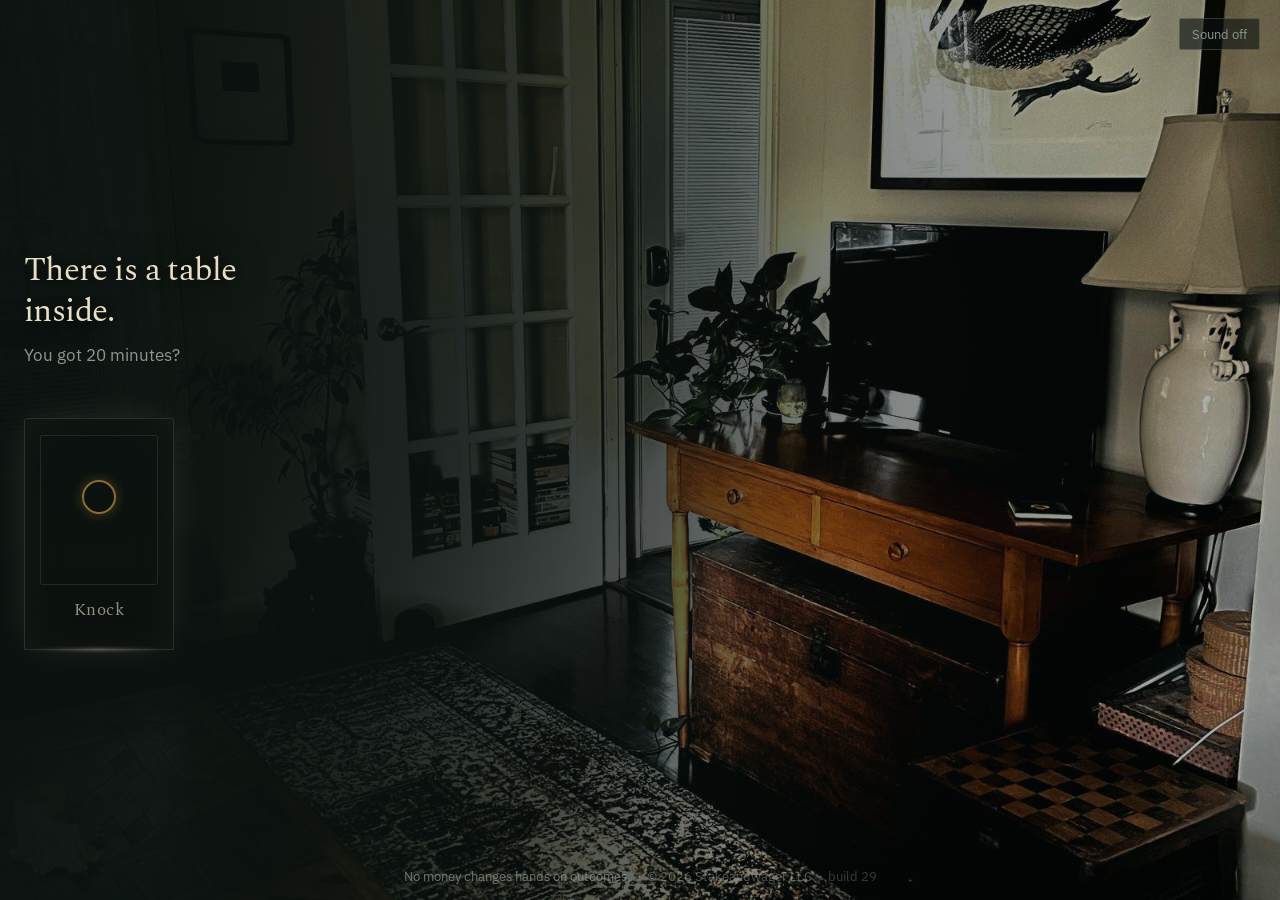
<file: index.html>
<!DOCTYPE html>
<!--
  Stakeandwager
  A protocol for measuring whether commitment converts to action.

  Copyright (c) 2026 Stakeandwager LLC. All rights reserved.
  Authored by John Obidinma Okoli. Stakeandwager(TM).
  stakeandwager.com — domain held since 8 April 2025.

  Proprietary. See LICENSE. Reproduction, modification or hosting of this
  material, in whole or in part, requires prior written permission.
  sw@stakeandwager.com
-->
<html lang="en">
<head>
<meta charset="utf-8">
<meta name="viewport" content="width=device-width, initial-scale=1">
<meta name="robots" content="noindex, nofollow">
<meta name="author" content="John Obidinma Okoli">
<meta name="copyright" content="© 2026 Stakeandwager LLC. All rights reserved.">
<title>Stakeandwager</title>
<meta name="description" content="There is a table inside.">
<meta property="og:title" content="Stakeandwager">
<meta property="og:description" content="There is a table inside.">
<meta property="og:type" content="website">
<link rel="preconnect" href="https://fonts.googleapis.com">
<link rel="preconnect" href="https://fonts.gstatic.com" crossorigin>
<link href="https://fonts.googleapis.com/css2?family=IBM+Plex+Sans:wght@400;500;600&family=Spectral:wght@300;400&display=swap" rel="stylesheet">
<style>
:root{
  --night:#0E1613;
  --room:#141C19;
  --lamp:#E9DEC6;
  --lamp-dim:#8D968D;
  --table:#D9DEDC;
  --table-edge:#B3BCB8;
  --ink:#12201C;
  --ink-soft:#576461;
  --bronze:#8C6B33;
  --bronze-lit:#C79A46;
}

*{box-sizing:border-box}
html{-webkit-text-size-adjust:100%}
html,body{height:100%}

body{
  margin:0;
  background:var(--night);
  color:var(--lamp);
  font-family:"IBM Plex Sans",-apple-system,BlinkMacSystemFont,"Segoe UI",sans-serif;
  font-size:16.5px;
  line-height:1.6;
  -webkit-font-smoothing:antialiased;
  text-rendering:optimizeLegibility;
  overflow-x:hidden;
}

/* the room: a pool of light that grows once the door opens */
#glow{
  position:fixed;inset:0;pointer-events:none;z-index:0;
  background:radial-gradient(120% 80% at 50% 42%, rgba(233,222,198,.14), rgba(233,222,198,0) 62%);
  opacity:0;transition:opacity 2.8s ease;
}
body{transition:background-color 2.8s ease}
body.inside #glow{opacity:1}

/* the light climbs the further in you go */
body.lit-1{background:#101815}  body.lit-1 #glow{opacity:.30}
body.lit-2{background:#131B18}  body.lit-2 #glow{opacity:.40}
body.lit-3{background:#161F1B}  body.lit-3 #glow{opacity:.50}
body.lit-4{background:#1A241F}  body.lit-4 #glow{opacity:.60}
body.lit-5{background:#1E2A24}  body.lit-5 #glow{opacity:.70}
#stage{position:relative;z-index:2;min-height:100%;display:flex;align-items:center;justify-content:center;padding:40px 24px}

.scene{display:none;width:100%;max-width:660px;text-align:left;position:relative;z-index:3}
.scene[data-scene="outside"]{text-align:center}
.scene[data-scene="done"] .room{margin-left:0}
.scene.on{display:block}

@media (prefers-reduced-motion:no-preference){
  .scene.on{animation:arrive .78s cubic-bezier(.2,.7,.3,1) both}
  @keyframes arrive{from{opacity:0;transform:translateY(11px)}to{opacity:1;transform:none}}
}

/* ---------- typography ---------- */
.line, .sub, .terms, .whose, .counted, .seated, .quiet{
  text-shadow:0 1px 14px rgba(11,18,15,.95), 0 0 34px rgba(11,18,15,.75);
}
.line{
  font-family:"Spectral",Georgia,serif;font-weight:400;
  font-size:clamp(25px,4.6vw,33px);line-height:1.25;
  letter-spacing:-0.018em;margin:0;max-width:26ch;
}
.sub{color:var(--lamp-dim);max-width:58ch;margin:14px 0 0;font-size:15.5px}
.quiet{color:var(--lamp-dim);font-size:14px}

.known{
  font-size:14.5px;color:var(--lamp-dim);margin:0 auto 14px;text-align:center;
}
.known[hidden]{display:none}

/* ---------- the room behind everything ----------
   one layer, one image at a time, keyed to where they are on the ladder */
#doorway{
  position:fixed;inset:0;z-index:0;pointer-events:none;
  background:#0B120F center right / cover no-repeat;
  background-image:url('/door-bg-sm.jpg');
  opacity:0;transition:opacity 2.6s ease, transform 2.0s cubic-bezier(.3,.7,.3,1), filter 1.6s ease;
  transform:scale(1.04);
}
@media (min-width:900px){ #doorway{background-image:url('/door-bg.jpg')} }
body.at-door #doorway{opacity:1;transform:scale(1)}

/* the scrim: what keeps every word readable, whatever is behind it */
#doorway::after{
  content:"";position:absolute;inset:0;
  background:
    linear-gradient(100deg, rgba(11,18,15,.92) 0%, rgba(11,18,15,.78) 34%, rgba(11,18,15,.34) 60%, rgba(11,18,15,.12) 100%),
    radial-gradient(110% 85% at 20% 46%, rgba(11,18,15,.40), rgba(11,18,15,0) 74%);
}
@media (max-width:760px){
  #doorway{background-position:62% center}
  #doorway::after{
    background:linear-gradient(to bottom, rgba(11,18,15,.94) 0%, rgba(11,18,15,.90) 40%, rgba(11,18,15,.74) 72%, rgba(11,18,15,.88) 100%);
  }
  #stage{align-items:flex-start;padding-top:64px}
}

/* deeper in, the room stays but sinks further back so the reading stays easy */
body.in-room #doorway{opacity:1;transform:scale(1)}
body.in-room #doorway::after{
  background:
    linear-gradient(100deg, rgba(11,18,15,.94) 0%, rgba(11,18,15,.86) 40%, rgba(11,18,15,.50) 70%, rgba(11,18,15,.26) 100%),
    radial-gradient(120% 95% at 28% 50%, rgba(11,18,15,.42), rgba(11,18,15,0) 78%);
}
@media (max-width:760px){
  body.in-room #doorway::after{
    background:linear-gradient(to bottom, rgba(11,18,15,.96) 0%, rgba(11,18,15,.93) 44%, rgba(11,18,15,.88) 100%);
  }
}

/* which room you are standing in depends on how far you have come */
body.rung-wager        #doorway{background-image:url('/bg-table-sm.jpg')}
body.rung-contribution #doorway{background-image:url('/bg-room-sm.jpg')}
body.rung-stake        #doorway{background-image:url('/bg-wide-sm.jpg')}
body.seated            #doorway{background-image:url('/bg-seat-sm.jpg')}
@media (min-width:900px){
  body.rung-wager        #doorway{background-image:url('/bg-table.jpg')}
  body.rung-contribution #doorway{background-image:url('/bg-room.jpg')}
  body.rung-stake        #doorway{background-image:url('/bg-wide.jpg')}
  body.seated            #doorway{background-image:url('/bg-seat.jpg')}
}

/* walking through: the room grows and the door dissolves */
body.stepping-in #doorway{opacity:0;transform:scale(1.32);filter:blur(3px)}

.scene[data-scene="outside"]{text-align:left;max-width:520px;margin-right:auto}
@media (max-width:760px){
  .scene[data-scene="outside"]{text-align:center;max-width:100%}
}

/* ---------- sound, off unless asked for ---------- */
#sound{
  position:fixed;right:20px;top:18px;z-index:5;
  border:1px solid rgba(233,222,198,.2);border-radius:2px;
  background:rgba(11,18,15,.6);color:var(--lamp-dim);
  font-family:inherit;font-size:12.5px;padding:7px 12px;cursor:pointer;
  transition:color .3s ease,border-color .3s ease;
}
#sound:hover{color:var(--lamp);border-color:rgba(233,222,198,.45)}
#sound:focus-visible{outline:2px solid var(--bronze-lit);outline-offset:3px}
#sound.on{color:#E4C88A;border-color:rgba(199,154,70,.5)}
@media (max-width:760px){#sound{right:12px;top:12px;font-size:12px;padding:6px 10px}}

/* ---------- scene 0: outside, the door ---------- */
.bell{
  font-family:"IBM Plex Sans",sans-serif;font-weight:400;
  font-size:16.5px;line-height:1.5;letter-spacing:0;
  color:var(--lamp-dim);margin:0;max-width:30ch;min-height:3em;
  transition:opacity .34s ease;
}
@media (max-width:760px){.bell{margin:0 auto;text-align:center}
.door{margin:26px auto 0}}
.bell.fading{opacity:0}

.door{
  position:relative;display:block;
  width:min(150px,44vw);height:min(232px,66vw);
  margin:26px 0 0;padding:0;cursor:pointer;
  border:1px solid rgba(233,222,198,.15);border-radius:3px 3px 0 0;
  background:linear-gradient(178deg,#0A110E 0%,#0C130F 62%,#0A0F0C 100%);
  box-shadow:
    0 0 44px -8px rgba(233,222,198,.14),
    inset 0 0 70px -26px rgba(233,222,198,.10);
  transition:box-shadow .5s ease,border-color .5s ease;
}
/* the panels */
.door::before{
  content:"";position:absolute;left:15px;right:15px;top:16px;bottom:64px;
  border:1px solid rgba(233,222,198,.10);border-radius:2px;
}
/* light under the door */
.door::after{
  content:"";position:absolute;left:6%;right:6%;bottom:-2px;height:3px;
  background:linear-gradient(90deg,transparent,rgba(233,222,198,.6),transparent);
  filter:blur(1.6px);opacity:.55;transition:opacity .5s ease;
}
.door:hover,.door:focus-visible{
  border-color:rgba(233,222,198,.34);
  box-shadow:
    0 0 72px -6px rgba(233,222,198,.26),
    inset 0 0 80px -22px rgba(233,222,198,.16);
}
.door:hover::after,.door:focus-visible::after{opacity:1}
.door:focus-visible{outline:2px solid var(--bronze-lit);outline-offset:6px}

.door:active{transform:translateY(1px)}
.door:active .knocker{box-shadow:0 0 22px 0 rgba(199,154,70,.7)}
.knocker{
  position:absolute;left:50%;top:34%;transform:translate(-50%,-50%);
  width:34px;height:34px;border-radius:50%;
  border:2px solid var(--bronze);
  box-shadow:0 0 14px -2px rgba(199,154,70,.45);
}
.doorword{
  position:absolute;left:0;right:0;bottom:26px;
  font-family:"Spectral",Georgia,serif;font-size:17px;letter-spacing:.02em;
  color:rgba(233,222,198,.62);
}

@media (prefers-reduced-motion:no-preference){
  .door{animation:breathe 5s ease-in-out infinite}
  @keyframes breathe{
    0%,100%{box-shadow:0 0 40px -10px rgba(233,222,198,.12),inset 0 0 70px -28px rgba(233,222,198,.08)}
    50%    {box-shadow:0 0 62px -6px rgba(233,222,198,.22),inset 0 0 78px -22px rgba(233,222,198,.14)}
  }
  .door.rapping{animation:rap .95s ease-in-out}
  @keyframes rap{
    0%,100%{transform:translateX(0)}
    10%{transform:translateX(-2px)} 18%{transform:translateX(0)}
    36%{transform:translateX(-2px)} 44%{transform:translateX(0)}
    62%{transform:translateX(-2px)} 70%{transform:translateX(0)}
  }
  .door.rapping::after{animation:flare .95s ease-in-out}
  @keyframes flare{
    0%,100%{opacity:.6}
    12%,40%,66%{opacity:1;filter:blur(3px)}
  }
}

/* ---------- the settled table ---------- */
.room.settled #bloom{opacity:0}
@media (prefers-reduced-motion:no-preference){
  .scene.on .room.settled #bloom{animation:bloom 2.2s cubic-bezier(.2,.7,.3,1) .25s both}
  @keyframes bloom{
    0%{opacity:0;transform:scale(.82)}
    45%{opacity:1;transform:scale(1.04)}
    100%{opacity:.75;transform:scale(1)}
  }
  .scene.on .room.settled svg{animation:arrive .7s cubic-bezier(.2,.7,.3,1) both}
}
@media (prefers-reduced-motion:reduce){.room.settled #bloom{opacity:.75}}

/* ---------- who is on the other side ---------- */
.handle{
  border:0;background:transparent;padding:0;cursor:pointer;
  font-family:inherit;font-size:inherit;color:#E4C88A;
  border-bottom:1px dotted rgba(228,200,138,.55);
}
.handle:hover{color:#F3E2BC;border-bottom-color:rgba(243,226,188,.8)}
.handle:focus-visible{outline:2px solid var(--bronze-lit);outline-offset:3px}

#profile[hidden]{display:none}
#profile{margin-top:16px}
#profile dl{margin:14px 0 0;display:grid;grid-template-columns:132px 1fr;gap:9px 18px;font-size:13.5px}
#profile dt{color:var(--lamp-dim);margin:0}
#profile dd{margin:0;color:var(--lamp)}
#profile .who-name{
  font-family:"Spectral",Georgia,serif;font-size:21px;letter-spacing:-0.015em;
  color:#F1E7D2;margin:0;
}
@media (prefers-reduced-motion:no-preference){
  #profile{animation:arrive .32s cubic-bezier(.2,.7,.3,1) both}
}
@media (max-width:560px){
  #profile dl{grid-template-columns:1fr;gap:2px 0}
  #profile dd{margin-bottom:9px}
}

/* ---------- the room ---------- */

.back{
  position:relative;z-index:4;display:inline-flex;align-items:center;gap:7px;
  border:0;background:transparent;color:var(--lamp-dim);
  font-family:inherit;font-size:14px;padding:6px 4px;margin:0 auto 18px;
  cursor:pointer;
}
.back:hover{color:var(--lamp)}
.back:active{transform:translateY(1px)}
.back:focus-visible{outline:2px solid var(--bronze-lit);outline-offset:3px}
.back svg{width:14px;height:14px;fill:none;stroke:currentColor;stroke-width:1.6;stroke-linecap:round;stroke-linejoin:round}
.backbar{display:flex;justify-content:flex-start;position:relative;z-index:4}

/* ---------- the drawn table ---------- */
.room{margin:6px auto 0;max-width:560px;perspective:1100px}
.room svg{
  display:block;width:100%;height:auto;
  transform:rotateX(9deg) scale(1.02);
  transform-origin:50% 62%;
  transition:transform .5s cubic-bezier(.2,.7,.3,1);
  will-change:transform;
}
@media (prefers-reduced-motion:reduce){.room svg{transform:none;transition:none}}
#seat-glow{opacity:0;transition:opacity .7s ease}
.seated-now #seat-glow{opacity:1}
#seat-stack{opacity:0;transform-origin:center}
.seated-now #seat-stack{animation:dropIn .6s cubic-bezier(.2,1.1,.35,1) both}
@keyframes dropIn{
  0%{opacity:0;transform:translateY(-26px)}
  62%{opacity:1;transform:translateY(3px)}
  100%{opacity:1;transform:none}
}
@media (prefers-reduced-motion:reduce){
  .seated-now #seat-stack{animation:none;opacity:1}
}

/* ---------- panels, stats, ladder ---------- */
.panel{
  border:1px solid rgba(233,222,198,.13);border-radius:3px;
  padding:22px 20px 24px;margin:22px 0 0;max-width:100%;text-align:left;
  background:linear-gradient(180deg, rgba(11,18,15,.72), rgba(11,18,15,.58));
  backdrop-filter:blur(4px);
}
.panel.lit{
  border-color:rgba(199,154,70,.3);
  background:linear-gradient(180deg, rgba(30,22,8,.74), rgba(11,18,15,.62));
  backdrop-filter:blur(4px);
}
.panel > :first-child{margin-top:0}
.panel > :last-child{margin-bottom:0}

.tag{
  display:inline-block;font-size:12.5px;letter-spacing:.02em;
  color:var(--lamp-dim);border:1px solid rgba(233,222,198,.18);
  border-radius:2px;padding:4px 10px;margin-bottom:14px;
}
.tag.lit{color:#E4C88A;border-color:rgba(199,154,70,.45);background:rgba(199,154,70,.10)}

.stats{
  display:grid;grid-template-columns:repeat(3,1fr);gap:16px;
  margin:18px 0 0;text-align:left;
}
.stats > div{padding:2px 0}
.stats svg.ic{width:19px;height:19px;opacity:.75;margin-bottom:7px}
.stats b{
  display:block;font-family:"Spectral",Georgia,serif;font-weight:400;
  font-size:27px;line-height:1.05;letter-spacing:-0.015em;color:#F1E7D2;
}
.stats i{display:block;font-style:normal;font-size:12.5px;color:var(--lamp-dim);margin-top:3px;line-height:1.35}

.said-row{display:flex;gap:11px;align-items:flex-start;margin:16px 0 0}
.said-row svg.ic{width:19px;height:19px;flex:0 0 19px;margin-top:3px;opacity:.6}
.said-row p{margin:0}

.verdict-strip{
  display:flex;gap:10px;align-items:center;margin-top:16px;
  border:1px solid rgba(233,222,198,.13);border-radius:2px;padding:11px 13px;
  font-size:13.5px;color:var(--lamp-dim);
}
.verdict-strip.lit{border-color:rgba(199,154,70,.36);background:rgba(199,154,70,.09);color:#E4C88A}
.verdict-strip svg.ic{width:17px;height:17px;flex:0 0 17px}

svg.ic{fill:none;stroke:currentColor;stroke-width:1.5;stroke-linecap:round;stroke-linejoin:round}

/* the ladder: where you are in this */
.ladder{
  display:none;flex-direction:column;gap:0;
  position:fixed;left:26px;top:50%;transform:translateY(-50%);z-index:3;
  width:152px;
  border-left:1px solid rgba(233,222,198,.14);
  padding-left:0;background:transparent;
}
body.walking .ladder{display:flex}
.rung{
  padding:12px 0 12px 15px;text-align:left;position:relative;
  transition:color .4s ease;
}
.rung::before{
  content:"";position:absolute;left:-4px;top:50%;transform:translateY(-50%);
  width:7px;height:7px;border-radius:50%;
  background:var(--room);border:1px solid rgba(233,222,198,.28);
  transition:background .4s ease,border-color .4s ease,box-shadow .4s ease;
}
.rung b{display:block;font-size:12.5px;font-weight:500;color:var(--lamp-dim);letter-spacing:.01em;line-height:1.3}
.rung span{display:block;font-size:11px;color:rgba(141,150,141,.5);margin-top:2px;line-height:1.3}
.rung.here::before{
  background:var(--bronze-lit);border-color:var(--bronze-lit);
  box-shadow:0 0 12px -1px rgba(199,154,70,.8);
}
.rung.here b{color:#E4C88A}
.rung.here span{color:rgba(228,200,138,.7)}
.rung.past::before{background:rgba(199,154,70,.45);border-color:rgba(199,154,70,.45)}
.rung.past b{color:rgba(233,222,198,.5)}

/* out of the way of the reading column */
@media (max-width:1180px){
  .ladder{
    left:auto;right:18px;width:auto;border-left:0;
    align-items:flex-end;padding-left:0;
  }
  .rung{padding:11px 14px 11px 0;text-align:right}
  .rung::before{left:auto;right:-3px}
  .rung b{font-size:11.5px}
  .rung span{display:none}
}
@media (max-width:820px){
  .ladder{
    right:12px;
  }
  .rung{padding:10px 12px 10px 0}
  .rung b{
    position:absolute;width:1px;height:1px;overflow:hidden;
    clip:rect(0 0 0 0);white-space:nowrap;
  }
  .rung::before{width:8px;height:8px}
}

/* ---------- the room, photographed ---------- */
.plate-photo{
  position:relative;margin:20px 0 0;border-radius:3px;overflow:hidden;
  background:#0E1613;
  box-shadow:0 30px 70px -34px rgba(0,0,0,.85), inset 0 0 0 1px rgba(233,222,198,.10);
}
.plate-photo img{display:block;width:100%;height:auto}
.plate-photo figcaption{
  position:absolute;left:0;right:0;bottom:0;
  padding:26px 18px 14px;font-size:12.5px;color:rgba(233,222,198,.72);
  background:linear-gradient(to top, rgba(14,22,19,.9), rgba(14,22,19,0));
}

/* a thing someone put down, waiting to be asked about */
.spot{
  position:absolute;width:34px;height:34px;padding:0;margin:0;
  transform:translate(-50%,-50%);cursor:pointer;
  border:0;background:transparent;
}
.spot::before{
  content:"";position:absolute;inset:11px;border-radius:50%;
  background:rgba(233,222,198,.9);
  box-shadow:0 0 0 1px rgba(199,154,70,.9), 0 0 16px 2px rgba(199,154,70,.55);
}
.spot::after{
  content:"";position:absolute;inset:4px;border-radius:50%;
  border:1px solid rgba(199,154,70,.55);
}
.spot:hover::after{border-color:rgba(233,222,198,.9)}
.spot:focus-visible{outline:2px solid var(--bronze-lit);outline-offset:2px}
.spot.open::before{background:var(--bronze-lit)}
@media (prefers-reduced-motion:no-preference){
  .spot::after{animation:pulse 2.6s ease-in-out infinite}
  @keyframes pulse{
    0%,100%{transform:scale(1);opacity:.75}
    50%{transform:scale(1.35);opacity:.25}
  }
  .spot.open::after{animation:none;transform:scale(1.2);opacity:.9}
}

.relic{
  position:relative;z-index:3;margin:16px 0 0;border:1px solid rgba(199,154,70,.3);border-radius:3px;
  background:rgba(199,154,70,.07);padding:20px 20px 22px;
}
.relic[hidden]{display:none}
.relic h4{
  margin:0;font-family:"Spectral",Georgia,serif;font-weight:400;
  font-size:clamp(20px,3.6vw,25px);letter-spacing:-0.015em;color:#F1E7D2;
}
.relic dl{margin:14px 0 0;display:grid;grid-template-columns:126px 1fr;gap:9px 18px;font-size:13.5px}
.relic dt{color:var(--lamp-dim);margin:0}
.relic dd{margin:0;color:var(--lamp)}
@media (prefers-reduced-motion:no-preference){
  .relic{animation:arrive .3s cubic-bezier(.2,.7,.3,1) both}
}
@media (max-width:560px){
  .relic dl{grid-template-columns:1fr;gap:2px 0}
  .relic dd{margin-bottom:9px}
  .spot{width:40px;height:40px}
}

.counted{
  margin:16px 0 0;font-size:13px;color:var(--lamp-dim);
  border-top:1px solid rgba(233,222,198,.11);padding-top:13px;
}
.counted b{color:#E4C88A;font-weight:500}

/* ---------- the record ---------- */
.entry-card{
  border:1px solid rgba(233,222,198,.14);border-radius:3px;
  background:linear-gradient(180deg, rgba(11,18,15,.74), rgba(11,18,15,.60));
  backdrop-filter:blur(4px);
  padding:22px 22px 24px;margin:20px 0 0;
}
.entry-head{display:flex;justify-content:space-between;align-items:baseline;gap:14px;flex-wrap:wrap}
.entry-ref{font-size:12.5px;color:var(--lamp-dim);font-variant-numeric:tabular-nums}
.state{
  font-size:12px;letter-spacing:.02em;padding:4px 10px;border-radius:2px;
  border:1px solid rgba(233,222,198,.22);color:var(--lamp-dim);
}
.state.open{border-color:rgba(199,154,70,.5);color:#E4C88A;background:rgba(199,154,70,.10)}
.state.failed{border-color:rgba(233,222,198,.3);color:var(--lamp)}
.state.achieved{border-color:rgba(199,154,70,.5);color:#E4C88A}

.entry-card h3{
  margin:9px 0 0;font-family:"Spectral",Georgia,serif;font-weight:400;
  font-size:clamp(19px,3.4vw,24px);line-height:1.25;letter-spacing:-0.015em;color:#F1E7D2;
}
.entry-card dl{margin:15px 0 0;display:grid;grid-template-columns:132px 1fr;gap:9px 18px;font-size:13.5px}
.entry-card dt{color:var(--lamp-dim);margin:0}
.entry-card dd{margin:0;color:var(--lamp)}

.awaiting{
  margin:17px 0 0;border-top:1px solid rgba(233,222,198,.13);padding-top:14px;
  font-size:13.5px;color:var(--lamp-dim);line-height:1.6;
}
.awaiting b{color:#E4C88A;font-weight:500}

.said-plain{
  margin:16px 0 0;padding:13px 15px;border-left:2px solid rgba(233,222,198,.22);
  background:rgba(233,222,198,.03);
  font-size:13.5px;color:var(--lamp);line-height:1.6;
}
.said-plain span{display:block;margin-top:7px;font-size:12px;color:var(--lamp-dim)}

.chain{margin:20px 0 0;font-size:13.5px;color:var(--lamp-dim);line-height:1.7}
.chain b{color:var(--lamp);font-weight:400}

/* ---------- the room: tables that are open ---------- */
.tables{display:grid;gap:12px;margin:24px 0 0}
.tbl{
  display:block;width:100%;text-align:left;cursor:pointer;
  border:1px solid rgba(233,222,198,.13);border-radius:3px;
  background:rgba(233,222,198,.022);color:inherit;
  font-family:inherit;padding:18px 20px 19px;
  transition:border-color .25s ease,background .25s ease;
}
.tbl:hover{border-color:rgba(199,154,70,.4);background:rgba(199,154,70,.05)}
.tbl:focus-visible{outline:2px solid var(--bronze-lit);outline-offset:3px}
.tbl.mine{border-color:rgba(199,154,70,.34);background:rgba(199,154,70,.06)}

.tbl-top{display:flex;justify-content:space-between;align-items:baseline;gap:14px;flex-wrap:wrap}
.tbl-where{font-size:12.5px;color:var(--lamp-dim);letter-spacing:.01em}
.tbl-when{font-size:12.5px;color:var(--lamp-dim);font-variant-numeric:tabular-nums}
.tbl h3{
  margin:7px 0 0;font-family:"Spectral",Georgia,serif;font-weight:400;
  font-size:clamp(18px,3.2vw,22px);line-height:1.25;letter-spacing:-0.015em;color:#F1E7D2;
}
.tbl .mile{margin:8px 0 0;font-size:13.5px;line-height:1.5;color:var(--lamp-dim)}

.tbl-load{display:flex;gap:22px;flex-wrap:wrap;margin:14px 0 0}
.tbl-load div{font-size:12.5px;color:var(--lamp-dim);line-height:1.35}
.tbl-load b{
  display:block;font-family:"Spectral",Georgia,serif;font-weight:400;
  font-size:17px;color:#E4C88A;letter-spacing:-0.01em;
}
.tbl-load b.dim{color:var(--lamp-dim)}

.roomnote{
  margin:20px 0 0;font-size:13px;color:var(--lamp-dim);line-height:1.6;
  border-top:1px solid rgba(233,222,198,.11);padding-top:14px;
}

/* ---------- the rule: two tables ---------- */
.compare{
  display:grid;grid-template-columns:1fr 1fr;gap:16px;
  margin:26px 0 0;max-width:100%;
}
.plate{
  border:1px solid rgba(233,222,198,.12);border-radius:3px;
  padding:18px 18px 20px;text-align:left;
}
.plate.lit{
  border-color:rgba(199,154,70,.34);
  background:radial-gradient(120% 90% at 50% 34%, rgba(233,222,198,.075), rgba(233,222,198,0) 70%);
}
.plate h3{margin:0 0 4px;font-size:15px;font-weight:500;color:var(--lamp)}
.plate p{margin:0;font-size:13.5px;line-height:1.55;color:var(--lamp-dim)}

.plate .said{
  font-family:"Spectral",Georgia,serif;font-size:15px;line-height:1.4;
  color:var(--lamp);margin:0 0 10px;
}
.plate.lit .said{color:#F1E7D2}
@media (max-width:560px){
  .compare{grid-template-columns:1fr;gap:14px}
}

/* ---------- the table ---------- */
.table{
  background:linear-gradient(180deg, rgba(11,18,15,.74), rgba(11,18,15,.60));
  color:var(--lamp);
  border:1px solid rgba(233,222,198,.16);
  border-radius:3px;padding:24px 22px 26px;margin:26px 0 0;text-align:left;
  backdrop-filter:blur(3px);
}
.pans{display:grid;grid-template-columns:1fr 1fr;gap:0}
.pan{padding:2px 20px}
.pan + .pan{border-left:1px solid rgba(233,222,198,.13)}
.pan:first-child{padding-left:0}
.pan:last-child{padding-right:0}
.pan h2{margin:0 0 12px;font-size:13.5px;font-weight:500;color:var(--lamp-dim)}
.weight{
  font-family:"Spectral",Georgia,serif;font-weight:400;
  font-size:clamp(24px,5vw,31px);line-height:1.05;letter-spacing:-0.015em;display:block;
}
.pan.waiting .weight{color:var(--lamp-dim)}
.note{display:block;font-size:13.5px;color:var(--lamp-dim);margin-top:5px;line-height:1.45}
.bar{height:3px;margin:15px 0 13px;background:rgba(233,222,198,.14);overflow:hidden;border-radius:2px}
.bar i{display:block;height:100%;width:0;background:var(--bronze);transition:width .9s cubic-bezier(.3,.8,.3,1)}
.pan.loaded .bar i{width:100%}
.pan ul{margin:0;padding:0;list-style:none;font-size:13.5px;line-height:1.5;color:var(--lamp-dim)}
.pan li{padding:3px 0}

@media (max-width:560px){
  .pans{grid-template-columns:1fr}
  .pan{padding:0}
  .pan + .pan{border-left:0;border-top:1px solid rgba(233,222,198,.13);margin-top:20px;padding-top:20px}
}

/* ---------- taking a seat ---------- */
.check{
  margin:12px 0 0;font-size:12px;line-height:1.5;
  color:var(--lamp-dim);opacity:.9;
}
.whose{
  margin:20px 0 0;max-width:58ch;font-size:14.5px;line-height:1.6;
  color:var(--lamp-dim);text-align:left;
  border-left:2px solid var(--bronze);padding-left:14px;
}
.seat{
  margin:24px 0 0;max-width:440px;text-align:left;
}
.seated{
  margin:12px 0 0;font-size:13.5px;color:var(--lamp-dim);
}

/* ---------- opening a table ---------- */
.steps{counter-reset:s;margin:24px 0 0}
.step{
  border-left:2px solid rgba(233,222,198,.13);
  padding:0 0 26px 22px;position:relative;
}
.step:last-child{border-left-color:transparent;padding-bottom:8px}
.step::before{
  counter-increment:s;content:counter(s);
  position:absolute;left:-13px;top:0;
  width:24px;height:24px;border-radius:50%;
  background:var(--room);border:1px solid rgba(233,222,198,.22);
  color:var(--lamp-dim);font-size:12.5px;line-height:22px;text-align:center;
}
.step.done{border-left-color:rgba(199,154,70,.5)}
.step.done::before{
  content:"";background:var(--bronze-lit);border-color:var(--bronze-lit);
}
.step h4{
  margin:0 0 4px;font-family:"Spectral",Georgia,serif;font-weight:400;
  font-size:clamp(19px,3.4vw,23px);letter-spacing:-0.015em;color:#F1E7D2;
}
.step .why{margin:0 0 12px;font-size:13.5px;color:var(--lamp-dim);line-height:1.55}
.step input[type=text],.step input[type=date],.step textarea{margin-top:2px}
.step textarea{min-height:70px}

.tiers{display:grid;gap:9px;margin-top:4px}
.tier{
  text-align:left;border:1px solid rgba(233,222,198,.2);border-radius:2px;
  background:rgba(233,222,198,.03);color:var(--lamp);
  font-family:inherit;padding:12px 14px;cursor:pointer;
  transition:border-color .2s ease,background .2s ease;
}
.tier:hover{border-color:rgba(233,222,198,.42)}
.tier b{display:block;font-weight:500;font-size:15px}
.tier span{display:block;font-size:12.5px;color:var(--lamp-dim);margin-top:2px;line-height:1.45}
.tier.chosen{border-color:var(--bronze-lit);background:rgba(199,154,70,.13)}
.tier.chosen b{color:#F3E9D4}

.receipt{
  margin:22px 0 0;border:1px solid rgba(199,154,70,.34);border-radius:3px;
  background:rgba(199,154,70,.07);padding:20px 20px 22px;
}
.receipt dl{margin:14px 0 0;display:grid;grid-template-columns:150px 1fr;gap:10px 18px;font-size:14px}
.receipt dt{color:var(--lamp-dim);margin:0}
.receipt dd{margin:0;color:var(--lamp)}
.receipt .locked{
  margin:16px 0 0;font-size:13px;color:#E4C88A;
  border-top:1px solid rgba(199,154,70,.28);padding-top:12px;
}
.linkbox{
  display:flex;gap:8px;margin-top:14px;flex-wrap:wrap;
}
.linkbox input{flex:1 1 240px;font-size:13.5px}
@media (max-width:560px){
  .receipt dl{grid-template-columns:1fr;gap:2px}
  .receipt dd{margin-bottom:9px}
}

/* ---------- the verdict ---------- */
.picks{display:flex;gap:10px;flex-wrap:wrap;margin-top:4px}
.pick{
  flex:1 1 90px;min-width:90px;
  border:1px solid rgba(233,222,198,.24);border-radius:2px;
  background:rgba(233,222,198,.04);color:var(--lamp);
  font-family:"Spectral",Georgia,serif;font-size:19px;letter-spacing:-0.01em;
  padding:15px 10px;cursor:pointer;
  transition:border-color .22s ease,background .22s ease,color .22s ease;
}
.pick:hover{border-color:rgba(233,222,198,.5);background:rgba(233,222,198,.08)}
.pick:active{transform:translateY(1px)}
.pick:focus-visible{outline:2px solid var(--bronze-lit);outline-offset:3px}
.pick.chosen{
  border-color:var(--bronze-lit);background:rgba(199,154,70,.16);
  color:#F3E9D4;box-shadow:inset 0 0 22px -12px rgba(199,154,70,.9);
}
.q.gone{display:none}


/* ---------- weight landing ---------- */
.table-slot{margin-top:26px}
.table-slot .table{margin-top:0}

.table.took{animation:takeweight .62s cubic-bezier(.25,.9,.3,1)}
@keyframes takeweight{
  0%{transform:translateY(0)}
  22%{transform:translateY(4px)}
  55%{transform:translateY(-1px)}
  100%{transform:translateY(0)}
}
.pan.landing .weight{animation:landing .58s cubic-bezier(.2,1.1,.35,1) both}
@keyframes landing{
  0%{opacity:0;transform:translateY(-22px) scale(1.06)}
  62%{opacity:1;transform:translateY(2px) scale(.99)}
  100%{opacity:1;transform:none}
}
.pan.landing .note,.pan.landing li{animation:settleIn .5s ease .18s both}
@keyframes settleIn{from{opacity:0}to{opacity:1}}
@media (prefers-reduced-motion:reduce){
  .table.took,.pan.landing .weight,.pan.landing .note,.pan.landing li{animation:none}
}

/* ---------- actions ---------- */
.acts{margin-top:30px;display:flex;flex-wrap:wrap;align-items:center;gap:8px 16px}
.go{
  border:0;border-radius:2px;background:var(--lamp);color:var(--ink);
  font-family:inherit;font-size:16.5px;font-weight:500;padding:16px 30px;cursor:pointer;
  transition:background .25s ease;
}
.go:hover{background:#fff}
.go:active{transform:translateY(1px)}
.go:focus-visible{outline:2px solid var(--bronze-lit);outline-offset:3px}
.away{
  border:0;background:transparent;color:var(--lamp-dim);
  font-family:inherit;font-size:14.5px;padding:8px 12px;cursor:pointer;text-decoration:underline;
  text-underline-offset:3px;
}
.away:hover{color:var(--lamp)}
.away:active{transform:translateY(1px)}
.away:focus-visible{outline:2px solid var(--bronze-lit);outline-offset:3px}

/* ---------- the work ---------- */
.terms{
  margin:24px 0 0;max-width:60ch;text-align:left;
  font-size:13.5px;color:var(--lamp-dim);line-height:1.6;
  border-top:1px solid rgba(233,222,198,.14);padding-top:16px;
}
form{margin:26px 0 0;max-width:580px;text-align:left}
.q{margin-bottom:22px}
.q label{
  display:block;margin-bottom:10px;
  font-family:"Spectral",Georgia,serif;font-weight:400;
  font-size:clamp(20px,3.6vw,25px);line-height:1.25;letter-spacing:-0.015em;
  color:#F1E7D2;
}
.q span{display:block;font-size:13.5px;color:var(--lamp-dim);margin:-4px 0 10px}
input[type=text],input[type=email],textarea{
  width:100%;background:rgba(233,222,198,.05);color:var(--lamp);
  border:1px solid rgba(233,222,198,.22);border-radius:2px;
  font-family:inherit;font-size:15.5px;padding:11px 12px;line-height:1.5;
}
textarea{min-height:88px;resize:vertical}
input:focus,textarea:focus{outline:0;border-color:var(--bronze-lit);background:rgba(233,222,198,.08)}
.hp{position:absolute;left:-9999px}
.err{color:var(--bronze-lit);font-size:14.5px;margin-top:14px;min-height:1px;line-height:1.5}
.err:not(:empty){
  border:1px solid rgba(199,154,70,.45);background:rgba(199,154,70,.10);
  border-radius:2px;padding:12px 14px;
}
.rescue{
  display:inline-block;margin-top:10px;color:#F3E2BC;
  text-decoration:underline;text-underline-offset:3px;font-weight:500;
}

/* ---------- resolution ---------- */
.tally{
  display:grid;grid-template-columns:repeat(auto-fit,minmax(110px,1fr));
  gap:18px;margin:26px 0 0;max-width:520px;text-align:left;
}
.tally div b{display:block;font-family:"Spectral",Georgia,serif;font-weight:400;font-size:27px;line-height:1.1}
.tally div span{font-size:13.5px;color:var(--lamp-dim)}

footer{
  position:fixed;left:0;right:0;bottom:0;z-index:1;
  text-align:center;font-size:12.5px;color:rgba(141,150,141,.75);
  padding:14px 20px;pointer-events:none;
}
footer b{font-weight:500;color:rgba(233,222,198,.7)}
</style>
</head>
<body>
<button id="sound" type="button" aria-pressed="false">Sound off</button>
<div id="doorway" aria-hidden="true"></div>
<div id="glow"></div>


<svg width="0" height="0" style="position:absolute" aria-hidden="true" focusable="false"><defs>
<symbol id="i-clock" viewBox="0 0 24 24"><circle cx="12" cy="12" r="9"/><path d="M12 7v5l3 2"/></symbol>
<symbol id="i-hand" viewBox="0 0 24 24"><path d="M6 12V7a1.6 1.6 0 0 1 3.2 0v4"/><path d="M9.2 11V5.4a1.6 1.6 0 0 1 3.2 0V11"/><path d="M12.4 11V6.6a1.6 1.6 0 0 1 3.2 0V13"/><path d="M15.6 13v-1a1.6 1.6 0 0 1 3.2 0v4a5 5 0 0 1-5 5h-2a6 6 0 0 1-5.8-4.4L6 15"/></symbol>
<symbol id="i-check" viewBox="0 0 24 24"><circle cx="12" cy="12" r="9"/><path d="M8.4 12.2l2.5 2.5 4.7-5"/></symbol>
<symbol id="i-x" viewBox="0 0 24 24"><circle cx="12" cy="12" r="9"/><path d="M9.2 9.2l5.6 5.6M14.8 9.2l-5.6 5.6"/></symbol>
<symbol id="i-person" viewBox="0 0 24 24"><circle cx="12" cy="8.5" r="3.4"/><path d="M5.6 19.4a6.4 6.4 0 0 1 12.8 0"/></symbol>
<symbol id="i-chair" viewBox="0 0 24 24"><path d="M7 4v8M17 4v8M6 12h12M8 12v7M16 12v7M8 16h8"/></symbol>
</defs></svg>


<main id="stage">

  <!-- 0 ................................................. outside -->
  <section class="scene on" data-scene="outside">
    <p class="known" id="known" hidden>Welcome back, <span class="handle" id="known-handle" style="cursor:default;border-bottom-style:solid"></span>. <button class="handle" id="forget-me" type="button" style="font-size:.82em">not you?</button></p>
    <p class="line" style="max-width:14ch;margin-bottom:10px">There is a table inside.</p>
    <p class="bell" id="bell">You got 20 minutes?</p>
    <button class="door" id="knock" type="button" aria-label="Knock on the door">
      <span class="knocker"></span>
      <span class="doorword">Knock</span>
    </button>
  </section>

  <!-- 1 ................................................. the door opens -->

  <!-- 1 ................................................. the room of tables -->
  <section class="scene" data-scene="room">
    <p class="line">One table is open. Three are waiting on their creator.</p>
    <p class="sub">Nobody here is betting against anybody. They're bringing different things to the same problem, and each one settles on a date. The open one is at the top.</p>

    <div class="tables">
      <button class="tbl mine" type="button" data-go="rule">
        <div class="tbl-top"><span class="tbl-where">Lagos &middot; this table</span><span class="tbl-when">settles 23 Sep 2026</span></div>
        <h3>Will strangers put 20 minutes behind an idea that isn't theirs?</h3>
        <p class="mile">Resolves yes if six of fifteen people send a written assessment.</p>
        <div class="tbl-load">
          <div><b>17 months</b>already down</div>
          <div><b>20 minutes</b>asked of you</div>
          <div><b class="dim">self-reported</b>and marked as such</div>
        </div>
      </button>

      <button class="tbl" type="button" data-go="waiting">
        <div class="tbl-top"><span class="tbl-where">Somalia &middot; business</span><span class="tbl-when">not yet open</span></div>
        <h3>Can a failing shop reach 60% of its pre-collapse revenue in six months?</h3>
        <p class="mile">Resolves on the owner's books, checked against supplier receipts.</p>
        <div class="tbl-load">
          <div><b>The business</b>put on the table</div>
          <div><b>200 hours</b>turnaround work sought</div>
          <div><b class="dim">public trace</b>receipts and filings</div>
        </div>
      </button>

      <button class="tbl" type="button" data-go="waiting">
        <div class="tbl-top"><span class="tbl-where">Comoros &middot; land</span><span class="tbl-when">not yet open</span></div>
        <h3>Can allocated land be cleared and first-phase planting finished in nine months?</h3>
        <p class="mile">Resolves on hectares planted, attested by the agricultural office.</p>
        <div class="tbl-load">
          <div><b>Land access</b>held and documented</div>
          <div><b>Agronomy</b>expertise sought</div>
          <div><b class="dim">attested</b>third party, paid by the creator</div>
        </div>
      </button>

      <button class="tbl" type="button" data-go="waiting">
        <div class="tbl-top"><span class="tbl-where">Northern Nigeria &middot; agriculture</span><span class="tbl-when">not yet open</span></div>
        <h3>Do changed farming methods raise harvest yield 40% in one season?</h3>
        <p class="mile">Resolves on weighed yield against the same plots last season.</p>
        <div class="tbl-load">
          <div><b>One season</b>of a farmer's ground</div>
          <div><b>Method + hands</b>sought</div>
          <div><b class="dim">public trace</b>weighbridge records</div>
        </div>
      </button>
    </div>

    <p class="roomnote">Three of these are propositions, not open tables. They open when their creator puts something down and names a result that can come out false. Until then they sit here as what the registry is for.</p>

    <div class="acts">
      <button class="go" type="button" data-go="rule">Sit at the open one</button>
      <button class="away" type="button" data-go="relics">Look around the room first</button>
      <button class="away" type="button" data-go="closed">The record</button>
    </div>
  </section>

  <!-- 1b ............................................... not yet -->
  <section class="scene" data-scene="waiting">
    <div class="backbar"><button class="back" type="button" data-back="1"><svg viewBox="0 0 24 24"><path d="M14.5 6.5L9 12l5.5 5.5"/></svg>Back</button></div>
    <p class="line">That one isn't open yet.</p>
    <p class="sub">It's a proposition someone brought, not a table anyone can sit at. It opens when its creator puts something down and names a result that can come out false &mdash; the same two things asked of anyone here.</p>
    <p class="terms">If it's yours, or you know whose it is, write to <a href="mailto:sw@stakeandwager.com" style="color:var(--lamp)">sw@stakeandwager.com</a>. The one table that is open is the one to sit at today.</p>
    <div class="acts">
      <button class="go" type="button" data-go="rule">Go to the open table</button>
      <button class="away" type="button" data-back="1">Back to the room</button>
    </div>
  </section>


  <!-- 1c ............................................... the room itself -->
  <section class="scene" data-scene="relics">
    <div class="backbar"><button class="back" type="button" data-back="1"><svg viewBox="0 0 24 24"><path d="M14.5 6.5L9 12l5.5 5.5"/></svg>Back</button></div>
    <p class="line">This is the actual room.</p>
    <p class="sub">Not a drawing of one. Everything in here was put down by somebody, and every one of them cost something. Touch a light to find out what.</p>

    <figure class="plate-photo" id="photo-table">
      <img src="/img3-table.jpg" alt="A lit table in a room, with objects set down on it"
           width="1200" height="1600" loading="lazy" decoding="async">
      <button class="spot" style="left:51.5%;top:57.5%" data-relic="candle" aria-label="The candle"></button>
      <button class="spot" style="left:45.5%;top:60.5%" data-relic="shell"  aria-label="The shell"></button>
      <button class="spot" style="left:33%;top:68%"     data-relic="top"    aria-label="The table top"></button>
      <button class="spot" style="left:50%;top:40%"     data-relic="seat"   aria-label="The seat"></button>
      <figcaption>The table. Four things were put down here.</figcaption>
    </figure>

    <figure class="plate-photo" id="photo-shelves">
      <img src="/img5-shelves.jpg" alt="A lit bookcase full of books"
           width="1000" height="1420" loading="lazy" decoding="async">
      <button class="spot" style="left:57%;top:62%" data-relic="shelves" aria-label="The shelves"></button>
      <button class="spot" style="left:52%;top:26%" data-relic="lamp"    aria-label="The lamp"></button>
      <figcaption>The shelves. Nothing here is retrievable unless somebody kept it.</figcaption>
    </figure>

    <div class="relic" id="relic" hidden>
      <h4 id="relic-name">&mdash;</h4>
      <dl>
        <dt>What it is</dt><dd id="relic-what">&mdash;</dd>
        <dt>Who put it there</dt><dd id="relic-who">&mdash;</dd>
        <dt>When</dt><dd id="relic-when">&mdash;</dd>
        <dt>What it cost</dt><dd id="relic-cost">&mdash;</dd>
      </dl>
    </div>

    <p class="counted"><b id="found-count">0</b> of 6 found. Every object here is a stake somebody made: a thing, a person, a date, and a cost. That is the same four the protocol asks of any table.</p>

    <div class="acts">
      <button class="go" type="button" data-go="rule">Go to the open table</button>
    </div>
  </section>

  <!-- 2 ................................................ the rule, shown -->
  <section class="scene" data-scene="rule">
    <div class="backbar"><button class="back" type="button" data-back="1"><svg viewBox="0 0 24 24"><path d="M14.5 6.5L9 12l5.5 5.5"/></svg>Back</button></div>
    <p class="line">You can't open a table with nothing on it.</p>
    <p class="sub" style="margin-top:14px">Whoever asks goes first. That's the only rule here.</p>

    <div class="compare">
      <div class="plate">
        
        <div class="said-row"><svg class="ic"><use href="#i-person"/></svg>
          <p class="said">&ldquo;I have an idea. What do you think?&rdquo;</p></div>
        <h3 style="margin-top:14px">Nothing on it</h3>
        <p>Costs nothing to ask, so it tells you nothing. Anyone can say they have an idea.</p>
        <div class="verdict-strip"><svg class="ic"><use href="#i-x"/></svg>Nothing down, nothing to read.</div>
      </div>

      <div class="plate lit">
        
        <div class="stats">
          <div><svg class="ic"><use href="#i-clock"/></svg><b>17</b><i>months carried</i></div>
          <div><svg class="ic"><use href="#i-hand"/></svg><b>15</b><i>approaches by hand</i></div>
          <div><svg class="ic"><use href="#i-check"/></svg><b>1</b><i>result, published either way</i></div>
        </div>
        <div class="said-row"><svg class="ic"><use href="#i-person"/></svg>
          <p class="said">&ldquo;I have put 17 months into this. Will you put 20 minutes behind it?&rdquo;</p></div>
        <h3 style="margin-top:14px">Something on it</h3>
        <p>Someone paid something before asking. That's what makes it worth answering.</p>
        <div class="verdict-strip lit"><svg class="ic"><use href="#i-check"/></svg>The cost is the signal.</div>
      </div>
    </div>

    <div class="acts"><button class="go" type="button" data-go="table">See the table</button></div>
  </section>

  <!-- 2 ................................................. the table -->
  <section class="scene" data-scene="table">
    <div class="backbar"><button class="back" type="button" data-back="1"><svg viewBox="0 0 24 24"><path d="M14.5 6.5L9 12l5.5 5.5"/></svg>Back</button></div>
    

    <div class="table">
      <div class="pans">
        <div class="pan loaded">
          <h2>Already on the table</h2>
          <span class="weight">17 months</span>
          <span class="note">carried before anyone was asked</span>
          <div class="bar"><i></i></div>
          <ul>
            <li>The domain held since April 2025</li>
            <li>28 hours on this, over fourteen days</li>
            <li>Fifteen approaches made by hand</li>
            <li>The result published either way</li>
          </ul>
          <p class="check">That date is public. Go and check it.</p>
        </div>
        <div class="pan waiting" id="pan-you">
          <h2>Your side</h2>
          <span class="weight" id="your-weight">Empty</span>
          <span class="note" id="your-note">nothing down yet</span>
          <div class="bar"><i id="your-bar"></i></div>
          <ul id="your-list"><li>&nbsp;</li></ul>
        </div>
      </div>
    </div>
    <div class="acts"><button class="go" type="button" data-go="proposition">Look closer</button></div>
  </section>

  <!-- 3 ................................................. the proposition -->
  <section class="scene" data-scene="proposition">
    <div class="backbar"><button class="back" type="button" data-back="1"><svg viewBox="0 0 24 24"><path d="M14.5 6.5L9 12l5.5 5.5"/></svg>Back</button></div>
    <p class="quiet">Wager 001</p>
    <p class="line" style="margin-top:14px">Would you give 20 minutes to a stranger's idea?</p>
    <p class="sub" style="margin-top:16px;color:var(--lamp)">Stakeandwager tests an idea by what people will actually put behind it. It's for anyone whose idea needs more than a thumbs up.</p>
    <div class="panel">
      <span class="tag">The proposition</span>
      <p style="margin:0 0 14px">Most people say yes to that in theory and no in practice. This page is where we find out.</p>
      <div class="stats">
        <div><svg class="ic"><use href="#i-clock"/></svg><b>20</b><i>minutes asked of you</i></div>
        <div><svg class="ic"><use href="#i-hand"/></svg><b>3</b><i>questions to answer</i></div>
        <div><svg class="ic"><use href="#i-check"/></svg><b>18 Sep</b><i>the day it is due</i></div>
      </div>
      <div class="verdict-strip" style="margin-top:18px"><svg class="ic"><use href="#i-x"/></svg>
        Nobody wins this. No money changes hands, ever.</div>
      <p style="margin:14px 0 0;font-size:13.5px;color:var(--lamp-dim)">
        Different people bring different things to the same problem. Then we find out if it worked.
        <button class="handle" id="why-btn" type="button" aria-expanded="false" aria-controls="why">What that looks like</button>
      </p>
    </div>

    <div class="panel" id="why" hidden>
      <span class="tag">Not a bet</span>
      <p style="margin:0 0 14px">A business in Somalia is failing. The owner puts the opportunity on the table — that is their stake.</p>
      <p style="margin:0 0 14px">One person offers 200 hours of turnaround work. Another gives two hours on the numbers. Another finds customers. Another lends equipment.</p>
      <p style="margin:0 0 16px">Nobody bet against anybody. Four people, four different things, one problem. The business recovers or it doesn't, and that's the only thing that settles it.</p>

      <dl style="margin:0;display:grid;grid-template-columns:118px 1fr;gap:9px 18px;font-size:13.5px">
        <dt style="color:var(--lamp-dim);margin:0">Tested here</dt>
        <dd style="margin:0">Africa first, because the problems are concrete and the resource that is never scarce is people willing to work on them. Capital-first models keep arriving and leaving. This one starts with commitment.</dd>
        <dt style="color:var(--lamp-dim);margin:0">True anywhere</dt>
        <dd style="margin:0">Nothing about it is regional. A failing shop, a research question, a piece of software — anywhere someone has to go first before anyone else will follow.</dd>
        <dt style="color:var(--lamp-dim);margin:0">Still unproven</dt>
        <dd style="margin:0">That's the claim, not the finding. This page is the first test of whether anyone puts anything down at all.</dd>
      </dl>
    </div>
    <div class="acts"><button class="go" type="button" data-go="decision">Continue</button></div>
  </section>

  <!-- 4 ................................................. the decision -->
  <section class="scene" data-scene="decision">
    <div class="backbar"><button class="back" type="button" data-back="1"><svg viewBox="0 0 24 24"><path d="M14.5 6.5L9 12l5.5 5.5"/></svg>Back</button></div>
    <p class="line">Someone's gone first. Your turn to decide.</p>
    <div class="panel">
      <div class="said-row"><svg class="ic"><use href="#i-chair"/></svg>
        <p><b style="color:var(--lamp);font-weight:500">Sit at the table.</b> Twenty minutes, once. Three questions, and you hear how it went on 23 September.</p></div>
      <div class="said-row" style="margin-top:14px"><svg class="ic"><use href="#i-x"/></svg>
        <p><b style="color:var(--lamp);font-weight:500">Walk away.</b> Also a real answer. One line on why helps me as much as a yes would.</p></div>
    </div>
    <div class="acts">
      <button class="go" type="button" data-go="sit">Sit at the table</button>
      <button class="away" type="button" data-go="walkaway">Walk away</button>
    </div>
  </section>

  <!-- 4b ................................................ walk away -->
  <section class="scene" data-scene="walkaway">
    <div class="backbar"><button class="back" type="button" data-back="1"><svg viewBox="0 0 24 24"><path d="M14.5 6.5L9 12l5.5 5.5"/></svg>Back</button></div>
    <p class="line">Walking away is a real answer.</p>
    <p class="sub">It helps as much as sitting down does, but only if I know why. One line is plenty.</p>
    <form id="pass-form" name="wager-001-pass" method="POST" data-netlify="true" netlify-honeypot="bot-field">
      <input type="hidden" name="form-name" value="wager-001-pass">
      <input type="hidden" class="src" name="source" value="unknown">
      <input type="hidden" class="landed" name="landed_at" value="">
      <p class="hp"><label>Leave blank <input name="bot-field"></label></p>
      <div class="q">
        <label for="pass-why">What stopped you?</label>
        <textarea id="pass-why" name="why" required></textarea>
      </div>
      <div class="q">
        <label for="pass-who">Your name or email, if you want the result anyway</label>
        <input type="text" id="pass-who" name="who">
      </div>
      <button class="go" type="button" id="send-pass">Send it</button>
      <p class="err" id="pass-err"></p>
    </form>
    <div class="acts"><button class="away" type="button" data-go="decision">Back to the table</button></div>
  </section>

  <!-- 5 ................................................. sit down -->
  <section class="scene" data-scene="sit">
    <div class="backbar"><button class="back" type="button" data-back="1"><svg viewBox="0 0 24 24"><path d="M14.5 6.5L9 12l5.5 5.5"/></svg>Back</button></div>
    <p class="line">You're at the table.</p>
    <p class="sub">Nothing down on your side yet. What I'm asking is 20 minutes: read it, answer three questions, send it back by <time datetime="2026-09-18">18 September</time>.</p>

    <div class="panel lit" style="text-align:center;padding:18px 22px 20px">
      <div class="stats" style="margin:0">
        <div><svg class="ic"><use href="#i-clock"/></svg><b>17</b><i>months on the table</i></div>
        <div><svg class="ic"><use href="#i-chair"/></svg><b>1</b><i>seat, yours</i></div>
        <div><svg class="ic"><use href="#i-clock"/></svg><b>20</b><i>minutes asked</i></div>
      </div>
    </div>

    <p class="whose">The 17 months belong to <button class="handle" id="who-btn" type="button" aria-expanded="false" aria-controls="profile">@joo</button>. Still a stranger to you, unless you want to see who's sitting opposite.</p>

    <div class="panel" id="profile" hidden>
      <p class="who-name">John Obidinma Okoli</p>
      <dl>
        <dt>Who I am</dt><dd>A developer, in Lagos.</dd>
        <dt>On the table</dt><dd>17 months on it, 28 hours over the next fortnight, and this page.</dd>
        <dt>Since</dt><dd>Domain registered 8 April 2025. The idea's older than that. That date is public, so you can check it instead of taking my word.</dd>
        <dt>If it fails</dt><dd>If nobody comes back on their own, I run this once more differently, then stop. I wrote that down before sending any of this.</dd>
      </dl>
    </div>

    <div class="seat">
      <div class="q">
        <label for="who">What should I call you?</label>
        <span>A name or a handle. This is what appears if the result names you — and it only does that if you say it can.</span>
        <input type="text" id="who" autocomplete="nickname" placeholder="e.g. Sara, or sara_k" required>
      </div>
      <div class="q">
        <label for="mail">Email</label>
        <span>One message, on 23 September, with the result. Nothing else, ever.</span>
        <input type="email" id="mail" autocomplete="email" required>
      </div>
      <p class="err" id="seat-err"></p>
    </div>

    <p class="terms">This is an <b style="color:var(--lamp);font-weight:500">advice wager</b> — the lightest of the three classes, alongside contribution and co-build. Given voluntarily. I may use what you send in the project however I like. No ownership, payment, or further obligation is implied on either side. Your name appears on the published result only if you say it can.</p>
    <div class="acts">
      <button class="go" id="take-seat" type="button">Put 20 minutes down</button>
      <button class="away" type="button" data-go="decision">Not yet</button>
    </div>
  </section>

  <!-- 6 ................................................. loaded -->
  <section class="scene" data-scene="loaded">
    <div class="backbar"><button class="back" type="button" data-back="1"><svg viewBox="0 0 24 24"><path d="M14.5 6.5L9 12l5.5 5.5"/></svg>Back</button></div>
    <p class="line" id="loaded-line">The table is loaded.</p>
    <div class="table-slot" id="table-slot"></div>
    <p class="sub">17 months one side, 20 minutes the other. Nothing's settled until the work's done.</p>
    <div class="acts"><button class="go" type="button" data-go="task">Begin the 20 minutes</button></div>
  </section>

  <!-- 7 ................................................. the work -->
  <section class="scene" data-scene="task">
    <div class="backbar"><button class="back" type="button" data-back="1"><svg viewBox="0 0 24 24"><path d="M14.5 6.5L9 12l5.5 5.5"/></svg>Back</button></div>
    <p class="line">Three questions.</p>
    <p class="sub">First one's a tap. The other two are the actual twenty minutes. Blunt is better than polished.</p>
    <p class="seated" id="seated"></p>

    <form id="wager-form" name="wager-001" method="POST" data-netlify="true" netlify-honeypot="bot-field">
      <input type="hidden" name="form-name" value="wager-001">
      <input type="hidden" class="src" name="source" value="unknown">
      <input type="hidden" class="landed" name="landed_at" value="">
      <p class="hp"><label>Leave blank <input name="bot-field"></label></p>

      <div class="q">
        <label id="q1-label">Would you have said yes?</label>
        <div class="picks" role="group" aria-labelledby="q1-label">
          <button class="pick" type="button" data-pick="Yes">Yes</button>
          <button class="pick" type="button" data-pick="No">No</button>
        </div>
        <input type="hidden" id="q1" name="q1_would_you">
      </div>

      <div class="q gone" id="q2-block">
        <label for="q2">Where exactly did you stop?</label>
        <span>The line, the scene, or the moment you lost the thread.</span>
        <textarea id="q2" name="q2_where_you_stopped"></textarea>
      </div>

      <div class="q">
        <label for="q3" id="q3-label">What was missing?</label>
        <span id="q3-hint"></span>
        <textarea id="q3" name="q3_what_was_missing"></textarea>
      </div>

      <input type="hidden" id="carry-name" name="name">
      <input type="hidden" id="carry-mail" name="email">

      <button class="go" type="button" id="send-wager">Put it on the table</button>
      <p class="err" id="task-err"></p>
    </form>
  </section>

  <!-- 7b ................................................ submitted -->
  <section class="scene" data-scene="done">
    <p class="line">Both sides are loaded.</p>

    

    <div class="panel lit">
      <span class="tag lit">Recorded</span>
      <p style="margin:0 0 4px"><span class="handle" id="done-who" style="cursor:default;border-bottom-style:solid">You</span> put 20 minutes down against <span class="handle" style="cursor:default;border-bottom-style:solid">@joo</span>'s 17 months.</p>
      <div class="stats">
        <div><svg class="ic"><use href="#i-check"/></svg><b>Down</b><i>your side is loaded</i></div>
        <div><svg class="ic"><use href="#i-clock"/></svg><b>23 Sep</b><i>the result reaches you</i></div>
        <div><svg class="ic"><use href="#i-hand"/></svg><b>1 of 15</b><i>approaches answered</i></div>
      </div>
      <div class="verdict-strip lit" style="margin-top:18px"><svg class="ic"><use href="#i-check"/></svg>Now it waits. We find out on the date, not before.</div>
    </div>

    <p class="sub">One email on <time datetime="2026-09-23">23 September</time>: whether six people came through, what the answers had in common, and what changed because of yours. If it resolves no, the same email says so.</p>
    <p class="terms">Anything you want to add later goes to <a href="mailto:sw@stakeandwager.com" style="color:var(--lamp)">sw@stakeandwager.com</a>. If it is something you will actually do rather than something you might, say so plainly — that is the part being measured.</p>
    <div class="acts">
      <button class="go" type="button" data-go="open">Open a table of your own</button>
      <button class="away" type="button" data-go="closed">See the record</button>
      <button class="away" type="button" id="leave">Return to the doorway</button>
    </div>
  </section>


  <!-- 9 ................................................. opening a table -->
  <section class="scene" data-scene="open">
    <div class="backbar"><button class="back" type="button" data-back="1"><svg viewBox="0 0 24 24"><path d="M14.5 6.5L9 12l5.5 5.5"/></svg>Back</button></div>
    <p class="line">Open your own table.</p>
    <p class="sub">Same rules as the one you just sat at. You go first, you say what would prove you right, and you name the day it settles. Once it opens, none of that can change.</p>

    <div class="steps">
      <div class="step" id="st-1">
        <h4>What have you already put down?</h4>
        <p class="why">Hours, money, work finished, access you hold. Not what you intend to do — what you have already spent. A table can't open empty.</p>
        <input type="text" id="t-stake" placeholder="e.g. 40 hours and a working prototype">
      </div>

      <div class="step" id="st-2">
        <h4>What are you attempting?</h4>
        <p class="why">One sentence. What it is and who it's for.</p>
        <input type="text" id="t-claim" placeholder="e.g. A tool that turns restaurant invoices into inventory records">
      </div>

      <div class="step" id="st-3">
        <h4>What result would prove you right?</h4>
        <p class="why">It has to be something that can come out false. Numbers, not adjectives. If nobody could point at it and say no, it isn't a milestone.</p>
        <textarea id="t-milestone" placeholder="e.g. 20 real invoices processed at 90% field accuracy"></textarea>
      </div>

      <div class="step" id="st-4">
        <h4>What are you asking for, and by when?</h4>
        <p class="why">Bounded, and no larger than what you've put down. The date is when the table resolves.</p>
        <input type="text" id="t-ask" placeholder="e.g. 30 minutes from an ML engineer">
        <input type="date" id="t-date" style="margin-top:9px">
      </div>

      <div class="step" id="st-5">
        <h4>Who says whether it happened?</h4>
        <p class="why">Chosen now, not after. Deciding how something gets verified once you've seen the result is how goalposts move.</p>
        <div class="tiers" role="group">
          <button class="tier" type="button" data-tier="self">
            <b>I report it myself</b>
            <span>Fine for small asks. The record says plainly that it wasn't independent.</span>
          </button>
          <button class="tier" type="button" data-tier="trace">
            <b>A public trace proves it</b>
            <span>A commit, a filing, a shipment, a live URL. Something anyone can look at.</span>
          </button>
          <button class="tier" type="button" data-tier="attested">
            <b>A third party attests</b>
            <span>An auditor, a custodian, a registry. You pay them directly; the record shows who and when.</span>
          </button>
        </div>
      </div>
    </div>

    <p class="err" id="open-err"></p>
    <div class="acts">
      <button class="go" type="button" id="lock-table">Lock it and open the table</button>
      <button class="away" type="button" data-go="done">Not now</button>
    </div>
  </section>

  <!-- 9b ................................................ the receipt -->
  <section class="scene" data-scene="opened">
    <p class="line">The table is open.</p>
    <p class="sub">Nothing above can be edited now. That's the point — it's what makes the result mean something when the date arrives.</p>

    <div class="receipt">
      <span class="tag lit">Locked</span>
      <dl>
        <dt>Opened by</dt><dd id="r-who">—</dd>
        <dt>Already down</dt><dd id="r-stake">—</dd>
        <dt>Attempting</dt><dd id="r-claim">—</dd>
        <dt>Resolves yes if</dt><dd id="r-milestone">—</dd>
        <dt>Asking for</dt><dd id="r-ask">—</dd>
        <dt>Settles on</dt><dd id="r-date">—</dd>
        <dt>Verified by</dt><dd id="r-tier">—</dd>
      </dl>
      <p class="locked" id="r-stamp">—</p>
    </div>

    <p class="terms">This is your receipt, not a published table. Send it to me and it goes on the registry — resolved either way when the date comes.</p>
    <div class="linkbox">
      <input type="text" id="r-link" readonly>
      <button class="go" type="button" id="copy-link" style="padding:11px 18px;font-size:14px">Copy</button>
    </div>
    <div class="acts">
      <a class="go" id="send-table" href="#" style="text-decoration:none;display:inline-block">Send it to the registry</a>
      <button class="away" type="button" data-go="outside">Back to the doorway</button>
    </div>
  </section>

  <!-- 8 ................................................. resolution -->
  <section class="scene" data-scene="closed">
    <div class="backbar"><button class="back" type="button" data-back="1"><svg viewBox="0 0 24 24"><path d="M14.5 6.5L9 12l5.5 5.5"/></svg>Back</button></div>
    <p class="line">The record.</p>
    <p class="sub">Every table that has been opened here, and what reality said about it. Results are published whichever way they go. Nothing is removed.</p>

    <div class="entry-card">
      <div class="entry-head">
        <span class="entry-ref">Wager 001 &middot; opened 2 September 2026</span>
        <span class="state open">Open</span>
      </div>
      <h3>Will strangers put 20 minutes behind an idea that isn't theirs?</h3>
      <dl>
        <dt>Creator</dt><dd>@joo</dd>
        <dt>Already down</dt><dd>17 months, and 28 hours over a fortnight</dd>
        <dt>Resolves yes if</dt><dd>Six of fifteen send a written assessment</dd>
        <dt>Settles on</dt><dd>23 September 2026</dd>
        <dt>Verified by</dt><dd>The creator reports it. Not independent, and this record says so.</dd>
        <dt>Follows</dt><dd>&mdash;</dd>
      </dl>
      <p class="awaiting"><b>Not yet resolved.</b> The result goes here on the date, yes or no. If it is no, it says no.</p>
    </div>

    <p class="chain">
      Nothing has closed yet, so there is no chain to read.<br>
      When there is, it will be shown as a sequence rather than a score: what was claimed, what was staked, what happened, and what the same person put down next.
    </p>

    <p class="terms">This record does not explain outcomes. A creator may attach their own account of what happened; it is kept, timestamped and attributed, and it is never treated as evidence. If they believe it, they can put it on the next table and let reality answer.</p>
  </section>


  <div class="ladder" id="ladder" aria-label="Where you are">
    <div class="rung" data-rung="interest"><b>Interest</b><span>I like the idea</span></div>
    <div class="rung" data-rung="wager"><b>Wager</b><span>I'll give 20 minutes</span></div>
    <div class="rung" data-rung="contribution"><b>Contribution</b><span>I answered</span></div>
    <div class="rung" data-rung="stake"><b>Stake</b><span>I stand behind it</span></div>
  </div>

</main>

<footer>
  No money changes hands on outcomes. &nbsp;&middot;&nbsp; <span style="opacity:.7">&copy; 2026 Stakeandwager LLC</span> &nbsp;&middot;&nbsp; <span style="opacity:.5">build 29</span>
</footer>

<script>
(function(){
  "use strict";

  /* ---- the machine -------------------------------------------------
     Each state owns its copy (in the markup), its available actions,
     and what happens on the way in. Nothing else reaches into the DOM. */

  var MACHINE = {
    outside:     { event:"scene_outside", onEnter:function(){ document.body.classList.add("at-door"); } },
    room:        { event:"scene_room",        onEnter:function(){ document.body.classList.add("inside"); } },
    waiting:     { event:"scene_waiting" },
    relics:      { event:"scene_relics" },
    rule:        { event:"scene_rule" },
    table:       { event:"scene_table" },
    proposition: { event:"scene_proposition" },
    decision:    { event:"scene_decision" },
    walkaway:    { event:"scene_walkaway" },
    sit:         { event:"scene_sit" },
    loaded:      { event:"scene_loaded",      onEnter:function(){ loadYourSide(); } },
    task:        { event:"scene_task" },
    done:        { event:"scene_done" },
    closed:      { event:"scene_closed" },
    open:        { event:"scene_open" },
    opened:      { event:"scene_opened" }
  };

  var scenes = {};
  Array.prototype.forEach.call(document.querySelectorAll(".scene"), function(el){
    scenes[el.getAttribute("data-scene")] = el;
  });

  var current = "outside";
  var trail   = [];
  document.body.classList.add("at-door");

  function go(next, returning){
    if(!returning && MACHINE[next] && next !== current) trail.push(current);
    step(next);
  }

  function back(){
    var prev = trail.pop();
    if(prev) step(prev);
  }

  function step(next){
    if(!MACHINE[next] || !scenes[next] || next === current) return;
    scenes[current].classList.remove("on");
    scenes[next].classList.add("on");
    current = next;
    if(MACHINE[next].onEnter) MACHINE[next].onEnter();
    ladderTo(next);
    lightTo(next);
    roomTo(next);
    remember(next);
    window.scrollTo(0,0);
    var h = scenes[next].querySelector(".line");
    if(h){ h.setAttribute("tabindex","-1"); h.focus({preventScroll:true}); }
  }

  /* ---- the light: it climbs as they go in ---- */
  var LIGHT = {
    outside:0, room:1, waiting:1, relics:1, rule:1, table:2, proposition:2, decision:3, walkaway:3,
    sit:3, loaded:4, task:4, done:5, closed:5, open:5, opened:5
  };
  function roomTo(state){
    var b = document.body, at = RUNG[state];
    b.classList.remove("rung-interest","rung-wager","rung-contribution","rung-stake");
    b.classList.toggle("in-room", state !== "outside");
    if(at) b.classList.add("rung-" + at);
    /* once they have taken the seat, the room is the one seen from it */
    b.classList.toggle("seated", state === "loaded" || state === "task");
  }

  function lightTo(state){
    var n = LIGHT[state] || 0, b = document.body;
    for(var i=1;i<=5;i++) b.classList.remove("lit-"+i);
    if(n) b.classList.add("lit-"+n);
  }

  /* ---- the ladder: where they are ---- */
  var RUNG = {
    outside:null,
    room:"interest", waiting:"interest", relics:"interest", rule:"interest", table:"interest", proposition:"interest",
    decision:"interest", walkaway:"interest",
    sit:"wager", loaded:"wager",
    task:"contribution",
    done:"stake", closed:"stake",
    open:"stake", opened:"stake"
  };
  var ORDER = ["interest","wager","contribution","stake"];

  function ladderTo(state){
    var at = RUNG[state];
    document.body.classList.toggle("walking", !!at);
    if(!at) return;
    var i = ORDER.indexOf(at);
    Array.prototype.forEach.call(document.querySelectorAll(".rung"), function(r,n){
      r.classList.toggle("here", n === i);
      r.classList.toggle("past", n < i);
    });
  }

  /* ---- your side of the table ---- */
  function loadYourSide(animate){
    var pan   = document.getElementById("pan-you");
    var tbl   = document.querySelector(".table");
    var slot  = document.getElementById("table-slot");
    if(!pan || !tbl) return;

    /* the balance travels with them, so it reads as one object */
    if(slot && tbl.parentNode !== slot) slot.appendChild(tbl);

    pan.classList.remove("waiting");
    pan.classList.add("loaded");
    document.getElementById("your-weight").textContent = "20 minutes";
    document.getElementById("your-note").textContent   = "committed by you";
    document.getElementById("your-list").innerHTML =
      "<li>Read the wager</li><li>Answer three questions</li><li>Return it by 18 September</li>";

    if(animate === false) return;
    /* the weight lands, and the table takes it */
    pan.classList.remove("landing"); tbl.classList.remove("took");
    void pan.offsetWidth;
    pan.classList.add("landing");
    setTimeout(function(){ tbl.classList.add("took"); }, 210);
  }

  /* ---- taking the seat ---- */
  var seatName = document.getElementById("who");
  var seatMail = document.getElementById("mail");
  var seatErr  = document.getElementById("seat-err");
  var takeSeat = document.getElementById("take-seat");

  function nameThem(n){
    var first = n.trim().split(/\s+/)[0].replace(/[<>&"']/g,"");
    var tag   = "@" + first;
    var s = document.getElementById("seated");
    if(s) s.innerHTML = '<span class="handle" style="cursor:default;border-bottom-style:solid">' +
                        tag + '</span> is at the table.';
    var dw = document.getElementById("done-who");
    if(dw) dw.textContent = tag;
    var ll = document.getElementById("loaded-line");
    if(ll) ll.textContent = "The table is loaded, " + first + ".";
  }

  if(takeSeat){
    takeSeat.addEventListener("click", function(){
      var n = seatName ? seatName.value.trim() : "";
      var m = seatMail ? seatMail.value.trim() : "";
      if(!n){
        seatErr.textContent = "Something to call you, so the commitment has someone behind it.";
        seatName.focus(); return;
      }
      if(!m || m.indexOf("@") < 1 || m.indexOf(".") < 0){
        seatErr.textContent = "An email, so the result on 23 September can reach you.";
        seatMail.focus(); return;
      }
      seatErr.textContent = "";
      document.getElementById("carry-name").value = n;
      document.getElementById("carry-mail").value = m;
      nameThem(n);
      try{
        localStorage.setItem("sw001name", n);
        localStorage.setItem("sw001mail", m);
      }catch(e){}
      go("loaded");
    });
  }

  /* ---- remember where they were ---- */
  function remember(state){
    try{ localStorage.setItem("sw001", state); }catch(e){}
  }

  function resume(){
    var saved = null, n = null, m = null;
    try{
      saved = localStorage.getItem("sw001");
      n = localStorage.getItem("sw001name");
      m = localStorage.getItem("sw001mail");
    }catch(e){ return; }

    if(n && m){
      document.getElementById("carry-name").value = n;
      document.getElementById("carry-mail").value = m;
      if(seatName) seatName.value = n;
      if(seatMail) seatMail.value = m;
      nameThem(n);
    }

    if(saved === "done"){
      document.body.classList.add("inside");
      go("done");
    }else if(saved === "task" || saved === "loaded"){
      document.body.classList.add("inside");
      loadYourSide(false);
      go("task");
    }
  }

  /* ---- the bellboy at the door ---- */
  var LINES = [
    "You got 20 minutes?",
    "There's a table you weren't invited to.",
    "Someone put 28 hours down. Your turn.",
    "I don't want your money. I want your judgment.",
    "You can judge it from the doorway.",
    "Or you can sit down.",
    "You can walk away. That's the game.",
    "What's your judgment worth?",
    "Want to see what's on the table?",
    "Knock. See what's inside."
  ];

  var bell = document.getElementById("bell");
  var knock = document.getElementById("knock");
  var li = 0, swapping = false, idle;

  function say(){
    if(swapping || current !== "outside") return;
    var k = document.getElementById("known");
    if(k && !k.hasAttribute("hidden")) return;
    swapping = true;
    bell.classList.add("fading");
    setTimeout(function(){
      li = (li + 1) % LINES.length;
      bell.textContent = LINES[li];
      bell.classList.remove("fading");
      swapping = false;
    }, 340);
  }

  /* he speaks when you come near, and again if you linger */
  knock.addEventListener("mouseenter", say);
  knock.addEventListener("focus", say);
  function idleTalk(){
    idle = setTimeout(function(){ say(); idleTalk(); }, 5200);
  }
  idleTalk();

  /* ---- the knock, if it is wanted ----
     Synthesised, so there is no file to load and nothing autoplays.
     Off by default: a page that makes noise into a quiet room gets closed. */
  var soundOn = false;
  (function(){
    var btn = document.getElementById("sound");
    if(!btn) return;
    try{ soundOn = localStorage.getItem("sw_sound") === "1"; }catch(e){}
    paint();
    btn.addEventListener("click", function(){
      soundOn = !soundOn;
      try{ localStorage.setItem("sw_sound", soundOn ? "1" : "0"); }catch(e){}
      paint();
      if(soundOn) knockSound();
    });
    function paint(){
      btn.textContent = soundOn ? "Sound on" : "Sound off";
      btn.classList.toggle("on", soundOn);
      btn.setAttribute("aria-pressed", String(soundOn));
    }
  })();

  function knockSound(){
    if(!soundOn) return;
    var AC = window.AudioContext || window.webkitAudioContext;
    if(!AC) return;
    try{
      var ctx = new AC();
      [0, 0.26, 0.52].forEach(function(t){
        var at = ctx.currentTime + t;
        /* a short filtered noise burst reads as wood */
        var len = Math.floor(ctx.sampleRate * 0.14);
        var buf = ctx.createBuffer(1, len, ctx.sampleRate);
        var d = buf.getChannelData(0);
        for(var i = 0; i < len; i++){
          d[i] = (Math.random() * 2 - 1) * Math.pow(1 - i / len, 5);
        }
        var src = ctx.createBufferSource(); src.buffer = buf;
        var lp = ctx.createBiquadFilter();
        lp.type = "lowpass"; lp.frequency.value = 340; lp.Q.value = 1.1;
        var g = ctx.createGain();
        g.gain.setValueAtTime(0.0001, at);
        g.gain.exponentialRampToValueAtTime(0.32, at + 0.006);
        g.gain.exponentialRampToValueAtTime(0.0001, at + 0.13);
        src.connect(lp); lp.connect(g); g.connect(ctx.destination);
        src.start(at); src.stop(at + 0.15);
      });
      setTimeout(function(){ try{ ctx.close(); }catch(e){} }, 1400);
    }catch(e){}
  }

  /* ---- knocking ---- */
  knock.addEventListener("click", function(){
    clearTimeout(idle);
    knock.disabled = true;
    knock.classList.add("rapping");
    knockSound();
    setTimeout(function(){ document.body.classList.add("stepping-in"); }, 900);
    setTimeout(function(){
      go("room");
      document.body.classList.remove("at-door","stepping-in");
    }, 2100);
  });

  /* ---- every other transition ---- */
  document.addEventListener("click", function(e){
    var b = e.target.closest("[data-back]");
    if(b){ back(); return; }
    var t = e.target.closest("[data-go]");
    if(!t) return;
    go(t.getAttribute("data-go"));
  });

  /* ---- submitting ---- */
  function encode(form){
    var data = new FormData(form), out = [];
    data.forEach(function(v,k){ out.push(encodeURIComponent(k)+"="+encodeURIComponent(v)); });
    return out.join("&");
  }

  function wire(formId, errId, btnId, after, check){
    var form = document.getElementById(formId);
    var btn  = document.getElementById(btnId);
    var err  = document.getElementById(errId);
    if(!form || !btn || !err) return;

    btn.addEventListener("click", function(){
      err.innerHTML = "";

      /* our own validation, so nothing is ever refused silently */
      var problem = check ? check() : null;
      if(problem){
        err.textContent = problem;
        if(err.scrollIntoView) err.scrollIntoView({block:"center", behavior:"smooth"});
        return;
      }

      var was = btn.textContent;
      btn.disabled = true;
      btn.textContent = "Sending";

      function failed(why){
        btn.disabled = false;
        btn.textContent = was;
        err.innerHTML = why + " Nothing you wrote is lost. " +
          '<a class="rescue" href="' + mailtoFor(form) + '">Send it by email instead</a>' +
          " \u2014 it counts exactly the same.";
        if(err.scrollIntoView) err.scrollIntoView({block:"center", behavior:"smooth"});
      }

      if(location.protocol !== "http:" && location.protocol !== "https:"){
        failed("This copy is open from your own machine, so there is no server to post to.");
        return;
      }

      fetch("/", {
        method:"POST",
        headers:{"Content-Type":"application/x-www-form-urlencoded"},
        body: encode(form)
      }).then(function(r){
        if(!r.ok) throw new Error("the server answered " + r.status);
        after();
      }).catch(function(ex){
        failed("That did not send \u2014 " + ((ex && ex.message) || "no connection") + ".");
      });
    });
  }

  /* if the post ever fails, the answers leave by email rather than vanishing */
  function mailtoFor(form){
    var d = new FormData(form), lines = [];
    d.forEach(function(v,k){
      if(k === "form-name" || k === "bot-field" || !String(v).trim()) return;
      lines.push(k.replace(/_/g," ") + ":\n" + v + "\n");
    });
    return "mailto:sw@stakeandwager.com?subject=" +
      encodeURIComponent("Wager 001 " + (form.id === "pass-form" ? "passing" : "my answers")) +
      "&body=" + encodeURIComponent(lines.join("\n"));
  }

  wire("wager-form", "task-err", "send-wager",
    function(){ go("done"); },
    function(){
      if(!document.getElementById("q1").value) return "Yes or no first.";
      if(document.getElementById("q1").value !== "Yes" &&
         !document.getElementById("q3").value.trim())
        return "What was missing is the one that matters. A sentence is enough.";
      return null;
    });

  wire("pass-form", "pass-err", "send-pass",
    function(){
      document.getElementById("pass-form").innerHTML =
        "<p class='sub' style='margin:0'>Recorded. Thank you for saying so.</p>";
    },
    function(){
      if(!document.getElementById("pass-why").value.trim()) return "One line on what stopped you.";
      return null;
    });

  /* ---- how they arrived: founder-solicited or organic ---- */
  (function(){
    var s = "unknown";
    try{
      var q = new URLSearchParams(window.location.search);
      s = q.get("s") || q.get("ref") || (document.referrer ? "referrer:" + document.referrer : "direct");
    }catch(e){}
    var now = new Date().toISOString();
    Array.prototype.forEach.call(document.querySelectorAll(".src"), function(i){ i.value = String(s).slice(0,180); });
    Array.prototype.forEach.call(document.querySelectorAll(".landed"), function(i){ i.value = now; });
  })();

  /* ---- the two panels that open on a tap ---- */
  function toggler(btnId, panelId){
    var btn = document.getElementById(btnId), panel = document.getElementById(panelId);
    if(!btn || !panel) return;
    btn.addEventListener("click", function(){
      var opening = panel.hasAttribute("hidden");
      if(opening){ panel.removeAttribute("hidden"); } else { panel.setAttribute("hidden",""); }
      btn.setAttribute("aria-expanded", String(opening));
    });
  }
  toggler("who-btn","profile");
  toggler("why-btn","why");

  /* ---- the verdict: one tap ---- */
  (function(){
    var field   = document.getElementById("q1");
    var q2block = document.getElementById("q2-block");
    var taskErr = document.getElementById("task-err");
    var picks   = document.querySelectorAll(".pick");
    if(!field || !picks.length) return;

    Array.prototype.forEach.call(picks, function(b){
      b.addEventListener("click", function(){
        Array.prototype.forEach.call(picks, function(o){
          o.classList.remove("chosen");
          o.setAttribute("aria-pressed","false");
        });
        b.classList.add("chosen");
        b.setAttribute("aria-pressed","true");
        field.value = b.getAttribute("data-pick");
        var yes = (field.value === "Yes");
        if(q2block){
          if(yes){
            q2block.classList.add("gone");
            var q2 = document.getElementById("q2"); if(q2) q2.value = "";
          }else{
            q2block.classList.remove("gone");
          }
        }
        var lab = document.getElementById("q3-label");
        var hint = document.getElementById("q3-hint");
        if(lab)  lab.textContent  = yes ? "Anything you would change?" : "What was missing?";
        if(hint) hint.textContent = yes ? "Optional. Leave it empty if nothing comes to mind." : "";
        if(taskErr) taskErr.innerHTML = "";
      });
    });
  })();

  /* ---- the table shifts a little as you look at it ---- */
  (function(){
    if(window.matchMedia("(prefers-reduced-motion: reduce)").matches) return;
    if(!window.matchMedia("(hover: hover)").matches) return;
    document.addEventListener("mousemove", function(e){
      var svgs = document.querySelectorAll(".room svg");
      if(!svgs.length) return;
      var dx = (e.clientX / window.innerWidth  - .5);
      var dy = (e.clientY / window.innerHeight - .5);
      var t = "rotateX(" + (9 - dy*4).toFixed(2) + "deg) rotateY(" + (dx*5).toFixed(2) + "deg) scale(1.02)";
      Array.prototype.forEach.call(svgs, function(s){ s.style.transform = t; });
    }, {passive:true});
  })();

  /* ---- the doorway: it remembers you, without asking you to enrol ---- */
  function whoIsBack(){
    try{ return localStorage.getItem("sw001name"); }catch(e){ return null; }
  }

  function greetAtDoor(){
    var box = document.getElementById("known");
    var tag = document.getElementById("known-handle");
    var n = whoIsBack();
    if(!box || !tag) return;
    if(n && trail.length === 0){
      tag.textContent = "@" + n.trim().split(/\s+/)[0].replace(/[<>&"']/g,"");
      box.removeAttribute("hidden");
    }else{
      box.setAttribute("hidden","");
    }
  }

  /* leaving the table returns you to the doorway, still recognised */
  (function(){
    var out = document.getElementById("leave");
    if(!out) return;
    out.addEventListener("click", function(){
      try{ localStorage.removeItem("sw001"); }catch(e){}
      trail = [];
      var k = document.getElementById("knock");
      if(k){ k.disabled = false; k.classList.remove("rapping"); }
      document.body.classList.remove("inside");
      step("outside");
      greetAtDoor();
    });
  })();

  /* not you? then the room forgets */
  (function(){
    var f = document.getElementById("forget-me");
    if(!f) return;
    f.addEventListener("click", function(){
      try{
        localStorage.removeItem("sw001");
        localStorage.removeItem("sw001name");
        localStorage.removeItem("sw001mail");
      }catch(e){}
      location.href = location.pathname;
    });
  })();

  /* ---- opening a table: the protocol, enforced ----
     no claim without a stake, no stake without a proposition,
     no proposition without a falsifiable outcome. locked at initialisation. */
  (function(){
    var lock = document.getElementById("lock-table");
    if(!lock) return;
    var err  = document.getElementById("open-err");
    var tier = null;

    var F = {
      stake:     document.getElementById("t-stake"),
      claim:     document.getElementById("t-claim"),
      milestone: document.getElementById("t-milestone"),
      ask:       document.getElementById("t-ask"),
      date:      document.getElementById("t-date")
    };

    /* the steps tick over as they are answered */
    function mark(){
      var ok = [
        F.stake.value.trim().length > 2,
        F.claim.value.trim().length > 2,
        F.milestone.value.trim().length > 2,
        F.ask.value.trim().length > 2 && !!F.date.value,
        !!tier
      ];
      for(var i=0;i<5;i++){
        var el = document.getElementById("st-" + (i+1));
        if(el) el.classList.toggle("done", ok[i]);
      }
    }
    Object.keys(F).forEach(function(k){
      F[k].addEventListener("input", mark);
      F[k].addEventListener("change", mark);
    });

    Array.prototype.forEach.call(document.querySelectorAll(".tier"), function(b){
      b.addEventListener("click", function(){
        Array.prototype.forEach.call(document.querySelectorAll(".tier"), function(o){
          o.classList.remove("chosen");
        });
        b.classList.add("chosen");
        tier = b.getAttribute("data-tier");
        err.textContent = "";
        mark();
      });
    });

    /* a milestone has to be able to come out false */
    var VAGUE = ["better","improve","improved","successful","success","good","great",
                 "grow","growth","more","popular","traction","viable","working well"];
    function looksFalsifiable(s){
      var t = s.toLowerCase();
      if(/\d/.test(t)) return true;                 /* a number is usually enough */
      if(/\b(yes|no|signed|shipped|published|live|launched|paid|delivered)\b/.test(t)) return true;
      return false;
    }
    function isVague(s){
      var t = s.toLowerCase();
      return VAGUE.some(function(w){ return t.indexOf(w) > -1; }) && !/\d/.test(t);
    }

    var TIERNAME = {
      self:     "The creator reports it. Not independent, and the record says so.",
      trace:    "A public trace anyone can check.",
      attested: "A third party attests, paid for by the creator. The record shows who and when."
    };

    lock.addEventListener("click", function(){
      err.textContent = "";
      var stake = F.stake.value.trim(),
          claim = F.claim.value.trim(),
          mile  = F.milestone.value.trim(),
          ask   = F.ask.value.trim(),
          date  = F.date.value;

      if(stake.length < 3){
        err.textContent = "A table can't open empty. What have you already put down?";
        F.stake.focus(); return;
      }
      if(claim.length < 3){
        err.textContent = "No stake without a proposition. What are you attempting?";
        F.claim.focus(); return;
      }
      if(mile.length < 3){
        err.textContent = "No proposition without a falsifiable outcome. What result would prove you right?";
        F.milestone.focus(); return;
      }
      if(!looksFalsifiable(mile) || isVague(mile)){
        err.textContent = "That can't come out false. Put a number or a plain yes-or-no in it — \u201cbetter\u201d and \u201cworking\u201d are not results.";
        F.milestone.focus(); return;
      }
      if(ask.length < 3){
        err.textContent = "What are you asking for? Bounded, and no larger than what you put down.";
        F.ask.focus(); return;
      }
      if(!date){
        err.textContent = "It needs a day it settles on.";
        F.date.focus(); return;
      }
      if(new Date(date) <= new Date()){
        err.textContent = "The date has to be ahead of today.";
        F.date.focus(); return;
      }
      if(!tier){
        err.textContent = "Choose now who says whether it happened. Not after.";
        return;
      }

      /* locked */
      var who = (whoIsBack() || "someone").trim().split(/\s+/)[0].replace(/[<>&"\']/g,"");
      var id  = "t" + Date.now().toString(36);
      var table = {
        id:id, who:"@"+who, stake:stake, claim:claim, milestone:mile,
        ask:ask, date:date, tier:tier, locked:new Date().toISOString()
      };
      try{ localStorage.setItem("sw_table_"+id, JSON.stringify(table)); }catch(e){}

      document.getElementById("r-who").textContent       = table.who;
      document.getElementById("r-stake").textContent     = stake;
      document.getElementById("r-claim").textContent     = claim;
      document.getElementById("r-milestone").textContent = mile;
      document.getElementById("r-ask").textContent       = ask;
      document.getElementById("r-date").textContent      = date;
      document.getElementById("r-tier").textContent      = TIERNAME[tier];
      document.getElementById("r-stamp").textContent     =
        "Locked " + table.locked.replace("T"," ").slice(0,16) + " UTC \u00b7 reference " + id +
        " \u00b7 nothing above can be changed from here.";

      var link = location.origin + location.pathname + "?table=" + id;
      document.getElementById("r-link").value = link;

      var body = "A table to put on the registry.\n\n" +
        "Reference: " + id + "\n" +
        "Opened by: " + table.who + "\n" +
        "Already down: " + stake + "\n" +
        "Attempting: " + claim + "\n" +
        "Resolves yes if: " + mile + "\n" +
        "Asking for: " + ask + "\n" +
        "Settles on: " + date + "\n" +
        "Verified by: " + TIERNAME[tier] + "\n" +
        "Locked: " + table.locked + "\n";
      document.getElementById("send-table").setAttribute("href",
        "mailto:sw@stakeandwager.com?subject=" + encodeURIComponent("New table " + id) +
        "&body=" + encodeURIComponent(body));

      go("opened");
    });

    var copy = document.getElementById("copy-link");
    if(copy) copy.addEventListener("click", function(){
      var f = document.getElementById("r-link");
      f.select(); f.setSelectionRange(0, 99999);
      try{ document.execCommand("copy"); copy.textContent = "Copied"; }catch(e){}
      setTimeout(function(){ copy.textContent = "Copy"; }, 1600);
    });
  })();

  /* ---- the things in the room ----
     each one is a stake: a thing, a person, a date, a cost.
     the words are the creator's to write; the structure is the protocol's. */
  (function(){
    var panel = document.getElementById("relic");
    if(!panel) return;

    var RELICS = {
      candle: {
        name:"The candle",
        what:"A candle, given to be lit if times ever got dark.",
        who: "A gift. It has stayed on this table ever since.",
        when:"Fifteen years here. Lit once.",
        cost:"Almost nothing to buy. Not replaceable."
      },
      shell: {
        name:"The shell",
        what:"A shell carried back from a beach a long way from here.",
        who: "Someone found it and kept it. It has outlived the trip by seventy years.",
        when:"Picked up in the nineteen fifties.",
        cost:"Free to find. Carried anyway, every move since."
      },
      top: {
        name:"The table top",
        what:"Parquet, made by hand from leftover offcuts \u2014 no two pieces the same.",
        who: "Made by someone who worked with wood and wasted none of it.",
        when:"Built in 1960. Still the table everything happens on.",
        cost:"Scrap timber and a great many hours."
      },
      seat: {
        name:"The seat",
        what:"A worn chair that came with the house.",
        who: "Left behind by the people who lived here before.",
        when:"In the same spot for about thirty years.",
        cost:"Expensive once. Now worth only the sitting."
      },
      shelves: {
        name:"The shelves",
        what:"Part of a larger library. Kept, not stored.",
        who: "Some were given. Some took years to track down.",
        when:"Ten years in this room.",
        cost:"Little each. More than the sum of them, together."
      },
      lamp: {
        name:"The lamp",
        what:"Found in an attic, broken. Arms repaired, crystals replaced, new shade.",
        who: "Rescued rather than bought, and kept because it earned it.",
        when:"Ten years lighting this corner.",
        cost:"Nothing to acquire. The repair was the price."
      }
    };

    var found = {}, count = document.getElementById("found-count");

    function show(key, btn){
      var r = RELICS[key];
      if(!r) return;
      Array.prototype.forEach.call(document.querySelectorAll(".spot"), function(s){
        s.classList.toggle("open", s === btn);
      });
      document.getElementById("relic-name").textContent = r.name;
      document.getElementById("relic-what").textContent = r.what;
      document.getElementById("relic-who").textContent  = r.who;
      document.getElementById("relic-when").textContent = r.when;
      document.getElementById("relic-cost").textContent = r.cost;
      panel.removeAttribute("hidden");
      if(!found[key]){
        found[key] = true;
        if(count) count.textContent = Object.keys(found).length;
      }
      if(panel.scrollIntoView) panel.scrollIntoView({block:"nearest", behavior:"smooth"});
    }

    Array.prototype.forEach.call(document.querySelectorAll(".spot"), function(b){
      b.addEventListener("click", function(){ show(b.getAttribute("data-relic"), b); });
    });
  })();

  resume();
  greetAtDoor();
})();
</script>
</body>
</html>
</file>
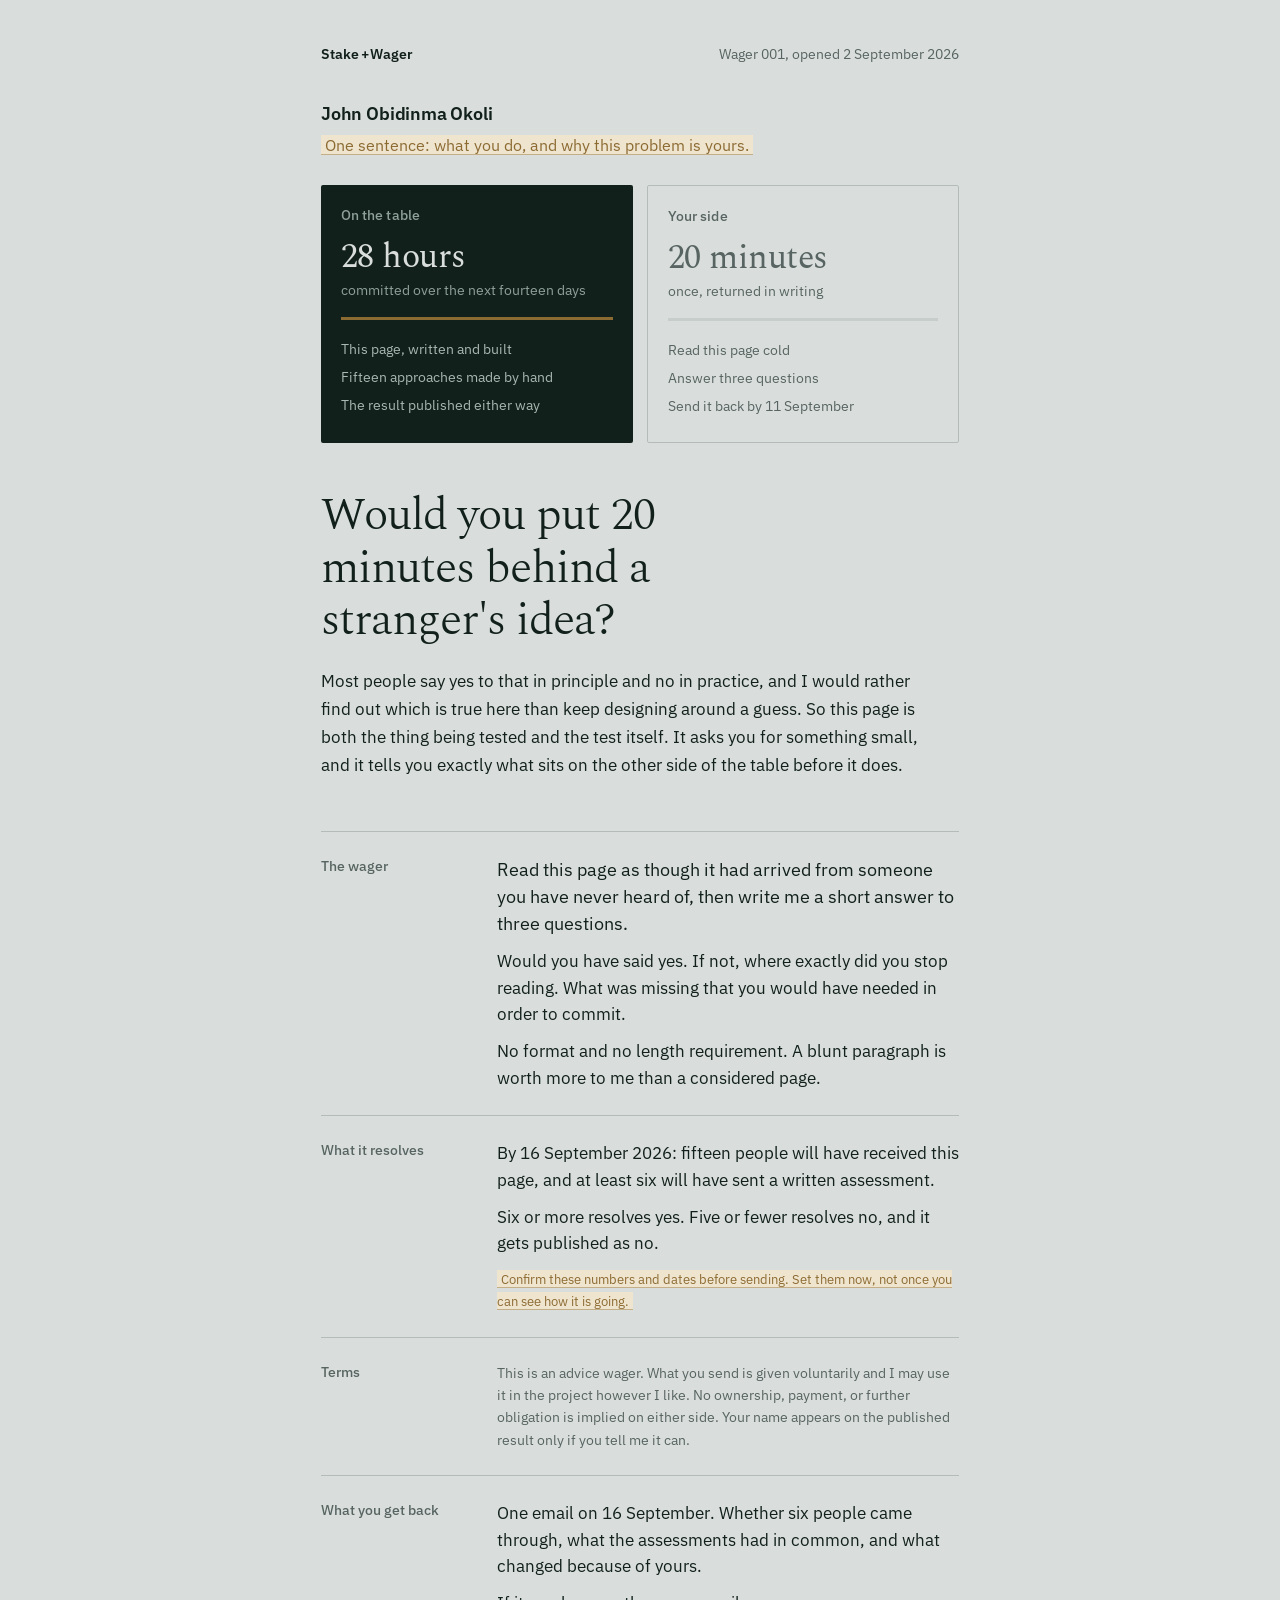
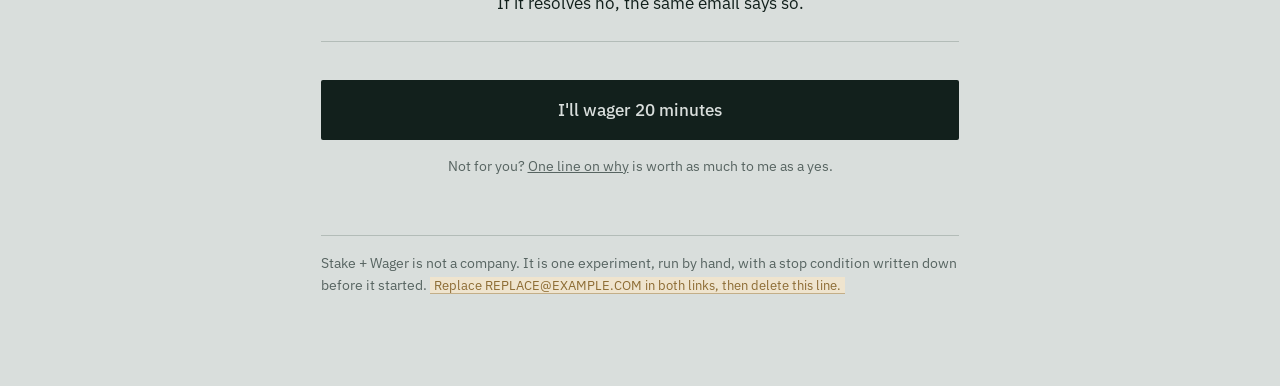
<file: wager/001/index.html>
<!DOCTYPE html>
<html lang="en">
<head>
<meta charset="utf-8">
<meta name="viewport" content="width=device-width, initial-scale=1">
<meta name="robots" content="noindex, nofollow">
<title>Wager 001 — Stake + Wager</title>
<meta name="description" content="28 hours are on the table. This wager asks for 20 minutes.">
<meta property="og:title" content="Wager 001 — Stake + Wager">
<meta property="og:description" content="28 hours are on the table. This wager asks for 20 minutes.">
<meta property="og:type" content="website">
<link rel="preconnect" href="https://fonts.googleapis.com">
<link rel="preconnect" href="https://fonts.gstatic.com" crossorigin>
<link href="https://fonts.googleapis.com/css2?family=IBM+Plex+Sans:wght@400;500;600&family=Spectral:wght@300;400&display=swap" rel="stylesheet">
<link rel="stylesheet" href="/assets/style.css">
</head>
<body>
<main class="sheet">

  <div class="mast">
    <a href="/"><b>Stake&thinsp;+&thinsp;Wager</b></a>
    <span>Wager 001, opened <time datetime="2026-09-02">2 September 2026</time></span>
  </div>

  <div class="identity">
    <div class="name">John Obidinma Okoli</div>
    <p><span class="fill">One sentence: what you do, and why this problem is yours.</span></p>
  </div>

  <section class="balance">
    <div class="pan pan-loaded">
      <h2>On the table</h2>
      <span class="amount">28 hours</span>
      <span class="unit">committed over the next fourteen days</span>
      <div class="bar"><i></i></div>
      <ul>
        <li>This page, written and built</li>
        <li>Fifteen approaches made by hand</li>
        <li>The result published either way</li>
      </ul>
    </div>

    <div class="pan pan-open">
      <h2>Your side</h2>
      <span class="amount">20 minutes</span>
      <span class="unit">once, returned in writing</span>
      <div class="bar"><i></i></div>
      <ul>
        <li>Read this page cold</li>
        <li>Answer three questions</li>
        <li>Send it back by <time datetime="2026-09-11">11 September</time></li>
      </ul>
    </div>
  </section>

  <section class="turn">
    <h1 class="claim">Would you put 20 minutes behind a stranger's idea?</h1>
    <p>Most people say yes to that in principle and no in practice, and I would rather find out which is true here than keep designing around a guess. So this page is both the thing being tested and the test itself. It asks you for something small, and it tells you exactly what sits on the other side of the table before it does.</p>
  </section>

  <div class="record">
    <section class="entry">
      <h3>The wager</h3>
      <div>
        <p class="first">Read this page as though it had arrived from someone you have never heard of, then write me a short answer to three questions.</p>
        <p>Would you have said yes. If not, where exactly did you stop reading. What was missing that you would have needed in order to commit.</p>
        <p>No format and no length requirement. A blunt paragraph is worth more to me than a considered page.</p>
      </div>
    </section>

    <section class="entry">
      <h3>What it resolves</h3>
      <div>
        <p>By <time datetime="2026-09-16">16 September 2026</time>: fifteen people will have received this page, and at least <span class="tab">six</span> will have sent a written assessment.</p>
        <p>Six or more resolves yes. Five or fewer resolves no, and it gets published as no.</p>
        <p class="fine"><span class="fill">Confirm these numbers and dates before sending. Set them now, not once you can see how it is going.</span></p>
      </div>
    </section>

    <section class="entry">
      <h3>Terms</h3>
      <div>
        <p class="fine">This is an advice wager. What you send is given voluntarily and I may use it in the project however I like. No ownership, payment, or further obligation is implied on either side. Your name appears on the published result only if you tell me it can.</p>
      </div>
    </section>

    <section class="entry">
      <h3>What you get back</h3>
      <div>
        <p>One email on <time datetime="2026-09-16">16 September</time>. Whether six people came through, what the assessments had in common, and what changed because of yours.</p>
        <p>If it resolves no, the same email says so.</p>
      </div>
    </section>
  </div>

  <div class="action">
    <button class="commit" id="commit" aria-expanded="false" aria-controls="confirm">I'll wager 20 minutes</button>
    <span class="pass">Not for you? <a href="mailto:REPLACE@EXAMPLE.COM?subject=Wager%20001%2C%20passing">One line on why</a> is worth as much to me as a yes.</span>

    <div class="confirm" id="confirm" hidden>
      <h3>You are about to put 20 minutes on the table</h3>
      <ul>
        <li>Read the page cold and answer the three questions</li>
        <li>Send it by <time datetime="2026-09-11">11 September 2026</time></li>
        <li>Recorded as an advice wager under the terms above</li>
      </ul>
      <p class="fine">Given voluntarily. The creator may use it. No ownership is implied.</p>
      <a class="seal" href="mailto:REPLACE@EXAMPLE.COM?subject=Wager%20001%2C%20I%27m%20in&amp;body=Name%3A%0A%0AI%27ll%20send%20my%20answers%20by%2011%20September.%0A%0A1.%20Would%20you%20have%20said%20yes%3F%0A%0A2.%20If%20not%2C%20where%20did%20you%20stop%20reading%3F%0A%0A3.%20What%20was%20missing%3F%0A%0A">Confirm the wager</a>
    </div>
  </div>

  <footer>
    Stake + Wager is not a company. It is one experiment, run by hand, with a stop condition written down before it started.
    <span class="fill">Replace REPLACE@EXAMPLE.COM in both links, then delete this line.</span>
  </footer>

</main>

<script>
(function(){
  var btn=document.getElementById('commit');
  var panel=document.getElementById('confirm');
  var openBar=document.querySelector('.pan-open .bar i');
  btn.addEventListener('click',function(){
    var opening=panel.hasAttribute('hidden');
    if(opening){panel.removeAttribute('hidden');}
    else{panel.setAttribute('hidden','');}
    btn.setAttribute('aria-expanded',String(opening));
    if(openBar){openBar.style.width=opening?'100%':'0';}
  });
})();
</script>
</body>
</html>
</file>
<file: assets/style.css>
/* Stake + Wager — shared styles */

:root{
  --field:#D9DEDC;
  --surface:#EBEEEC;
  --ink:#12201C;
  --muted:#576461;
  --rule:#B3BCB8;
  --bronze:#8C6B33;
  --bronze-soft:#EFE4CE;
}

*{box-sizing:border-box}
html{-webkit-text-size-adjust:100%}

body{
  margin:0;
  background:var(--field);
  color:var(--ink);
  font-family:"IBM Plex Sans",-apple-system,BlinkMacSystemFont,"Segoe UI",sans-serif;
  font-size:16.5px;
  line-height:1.6;
  -webkit-font-smoothing:antialiased;
  text-rendering:optimizeLegibility;
}

a{color:var(--ink)}

.sheet{max-width:690px;margin:0 auto;padding:44px 26px 90px}

/* masthead */
.mast{
  display:flex;justify-content:space-between;align-items:baseline;
  gap:18px;font-size:13.5px;color:var(--muted);
  padding-bottom:34px;
}
.mast b{color:var(--ink);font-weight:600;letter-spacing:-0.005em}
.mast a{text-decoration:none}
.mast span{font-variant-numeric:tabular-nums}

/* identity */
.identity{padding-bottom:26px}
.identity .name{font-weight:600;font-size:18px;letter-spacing:-0.01em}
.identity p{margin:4px 0 0;color:var(--muted);max-width:54ch}

/* ---------- the balance ---------- */
.balance{display:grid;grid-template-columns:1fr 1fr;gap:14px;align-items:stretch}
.pan{padding:20px 20px 22px;border-radius:2px;position:relative}
.pan-loaded{background:var(--ink);color:var(--field)}
.pan-open{background:transparent;border:1px solid var(--rule)}

.pan h2{margin:0;font-size:13.5px;font-weight:500;letter-spacing:0.005em}
.pan-loaded h2{color:#8FA09A}
.pan-open h2{color:var(--muted)}

.amount{
  font-family:"Spectral",Georgia,serif;font-weight:400;
  font-size:clamp(26px,5.2vw,34px);line-height:1.05;
  letter-spacing:-0.015em;display:block;margin-top:14px;
}
.pan-open .amount{color:var(--muted)}
.unit{display:block;font-size:13.5px;margin-top:5px;line-height:1.45}
.pan-loaded .unit{color:#8FA09A}
.pan-open .unit{color:var(--muted)}

.bar{height:3px;margin:16px 0 15px;background:rgba(143,160,154,.28);overflow:hidden}
.pan-open .bar{background:var(--rule);opacity:.5}
.bar i{display:block;height:100%;width:0;background:var(--bronze)}
.pan-loaded .bar i{width:100%}

.pan ul{margin:0;padding:0;list-style:none;font-size:13.5px;line-height:1.5}
.pan li{padding:4px 0}
.pan-loaded li{color:#A9B7B1}
.pan-open li{color:var(--muted)}

@media (max-width:600px){.balance{grid-template-columns:1fr;gap:10px}}

/* ---------- the turn ---------- */
.turn{padding:46px 0 6px}
.claim{
  font-family:"Spectral",Georgia,serif;font-weight:300;
  font-size:clamp(31px,6.4vw,46px);line-height:1.14;
  letter-spacing:-0.022em;margin:0;max-width:17ch;
}
.turn p{max-width:60ch;margin:20px 0 0;line-height:1.7}

/* ---------- record ---------- */
.record{margin-top:46px;border-top:1px solid var(--rule)}
.entry{
  display:grid;grid-template-columns:150px 1fr;gap:26px;
  padding:24px 0;border-bottom:1px solid var(--rule);
}
.entry h3{margin:0;font-size:13.5px;font-weight:500;color:var(--muted);line-height:1.5}
.entry div{max-width:58ch}
.entry p{margin:0 0 11px}
.entry p:last-child{margin-bottom:0}
.entry .first{font-size:17.5px;line-height:1.55}
.fine{font-size:14px;color:var(--muted);line-height:1.6}
time,.tab{font-variant-numeric:tabular-nums}

@media (max-width:600px){.entry{grid-template-columns:1fr;gap:7px;padding:20px 0}}

/* placeholders — must be gone before sending */
.fill{
  background:var(--bronze-soft);color:var(--bronze);
  box-shadow:inset 0 -1px 0 rgba(140,107,51,.45);
  padding:0 4px;font-size:.95em;
}

/* ---------- action ---------- */
.action{padding-top:38px}
.commit{
  display:block;width:100%;border:0;border-radius:2px;
  background:var(--ink);color:var(--field);
  font-family:inherit;font-size:17px;font-weight:500;
  padding:19px 20px;cursor:pointer;
}
.commit:hover{background:#0A1613}
.commit:focus-visible{outline:2px solid var(--bronze);outline-offset:3px}
.pass{display:block;text-align:center;margin-top:15px;font-size:14px;color:var(--muted)}
.pass a{color:var(--muted)}

.confirm[hidden]{display:none}
.confirm{
  margin-top:15px;background:var(--surface);
  border:1px solid var(--rule);border-radius:2px;padding:24px;
}
.confirm h3{margin:0 0 13px;font-size:15.5px;font-weight:600}
.confirm ul{margin:0 0 17px;padding-left:19px;font-size:14px;line-height:1.55}
.confirm li{padding:3px 0}
.confirm .fine{border-top:1px solid var(--rule);padding-top:13px;margin:0 0 19px}
.seal{
  display:block;text-align:center;text-decoration:none;border-radius:2px;
  background:var(--bronze);color:#fff;padding:16px;font-weight:500;
}
.seal:hover{background:#775A2A}

footer{
  margin-top:58px;padding-top:17px;border-top:1px solid var(--rule);
  font-size:13.5px;color:var(--muted);line-height:1.6;
}

/* ---------- index page ---------- */
.open-wager{
  display:block;text-decoration:none;color:inherit;
  border:1px solid var(--rule);border-radius:2px;
  padding:24px;background:var(--surface);
}
.open-wager:hover{border-color:var(--ink)}
.open-wager .ref{font-size:13.5px;color:var(--muted);font-variant-numeric:tabular-nums}
.open-wager .headline{
  font-family:"Spectral",Georgia,serif;font-weight:400;
  font-size:clamp(21px,4vw,26px);line-height:1.25;
  letter-spacing:-0.015em;margin:9px 0 14px;
}
.open-wager .terms{display:flex;gap:26px;flex-wrap:wrap;font-size:14px;color:var(--muted)}
.open-wager .terms b{display:block;color:var(--ink);font-weight:500}

.closed{margin-top:34px;font-size:14px;color:var(--muted)}

/* ---------- one orchestrated load ---------- */
@media (prefers-reduced-motion:no-preference){
  .pan{opacity:0}
  .pan-loaded{animation:settle .62s cubic-bezier(.2,.7,.3,1) .12s forwards}
  .pan-open{animation:wait .62s cubic-bezier(.2,.7,.3,1) .30s forwards}
  @keyframes settle{from{opacity:0;transform:translateY(-9px)}to{opacity:1;transform:none}}
  @keyframes wait{from{opacity:0;transform:translateY(7px)}to{opacity:1;transform:none}}

  .pan-loaded .bar i{animation:load .85s cubic-bezier(.3,.8,.3,1) .5s forwards}
  @keyframes load{from{width:0}to{width:100%}}

  .pan-open .bar i{transition:width .5s cubic-bezier(.3,.8,.3,1)}
  .confirm{animation:open .2s ease-out}
  @keyframes open{from{opacity:0;transform:translateY(-5px)}to{opacity:1;transform:none}}
}
@media (prefers-reduced-motion:reduce){.pan{opacity:1}}
</file>
